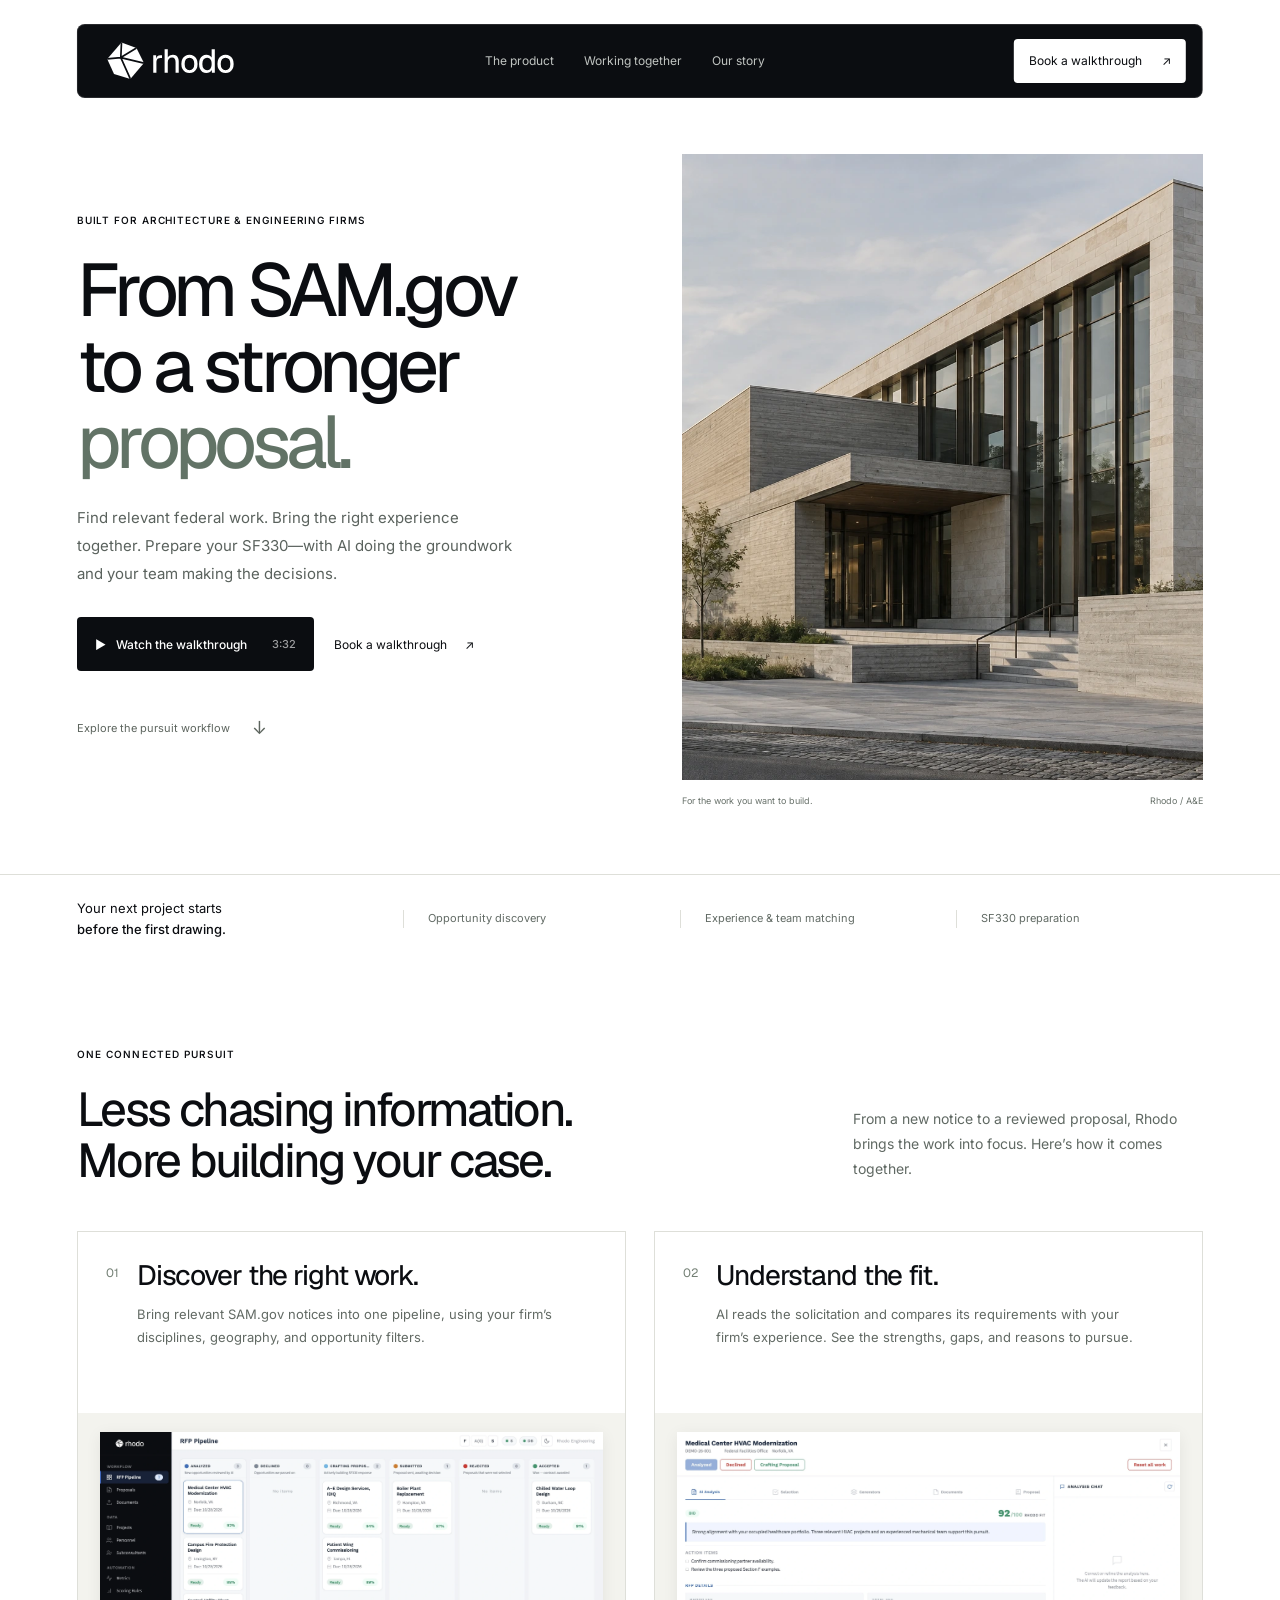
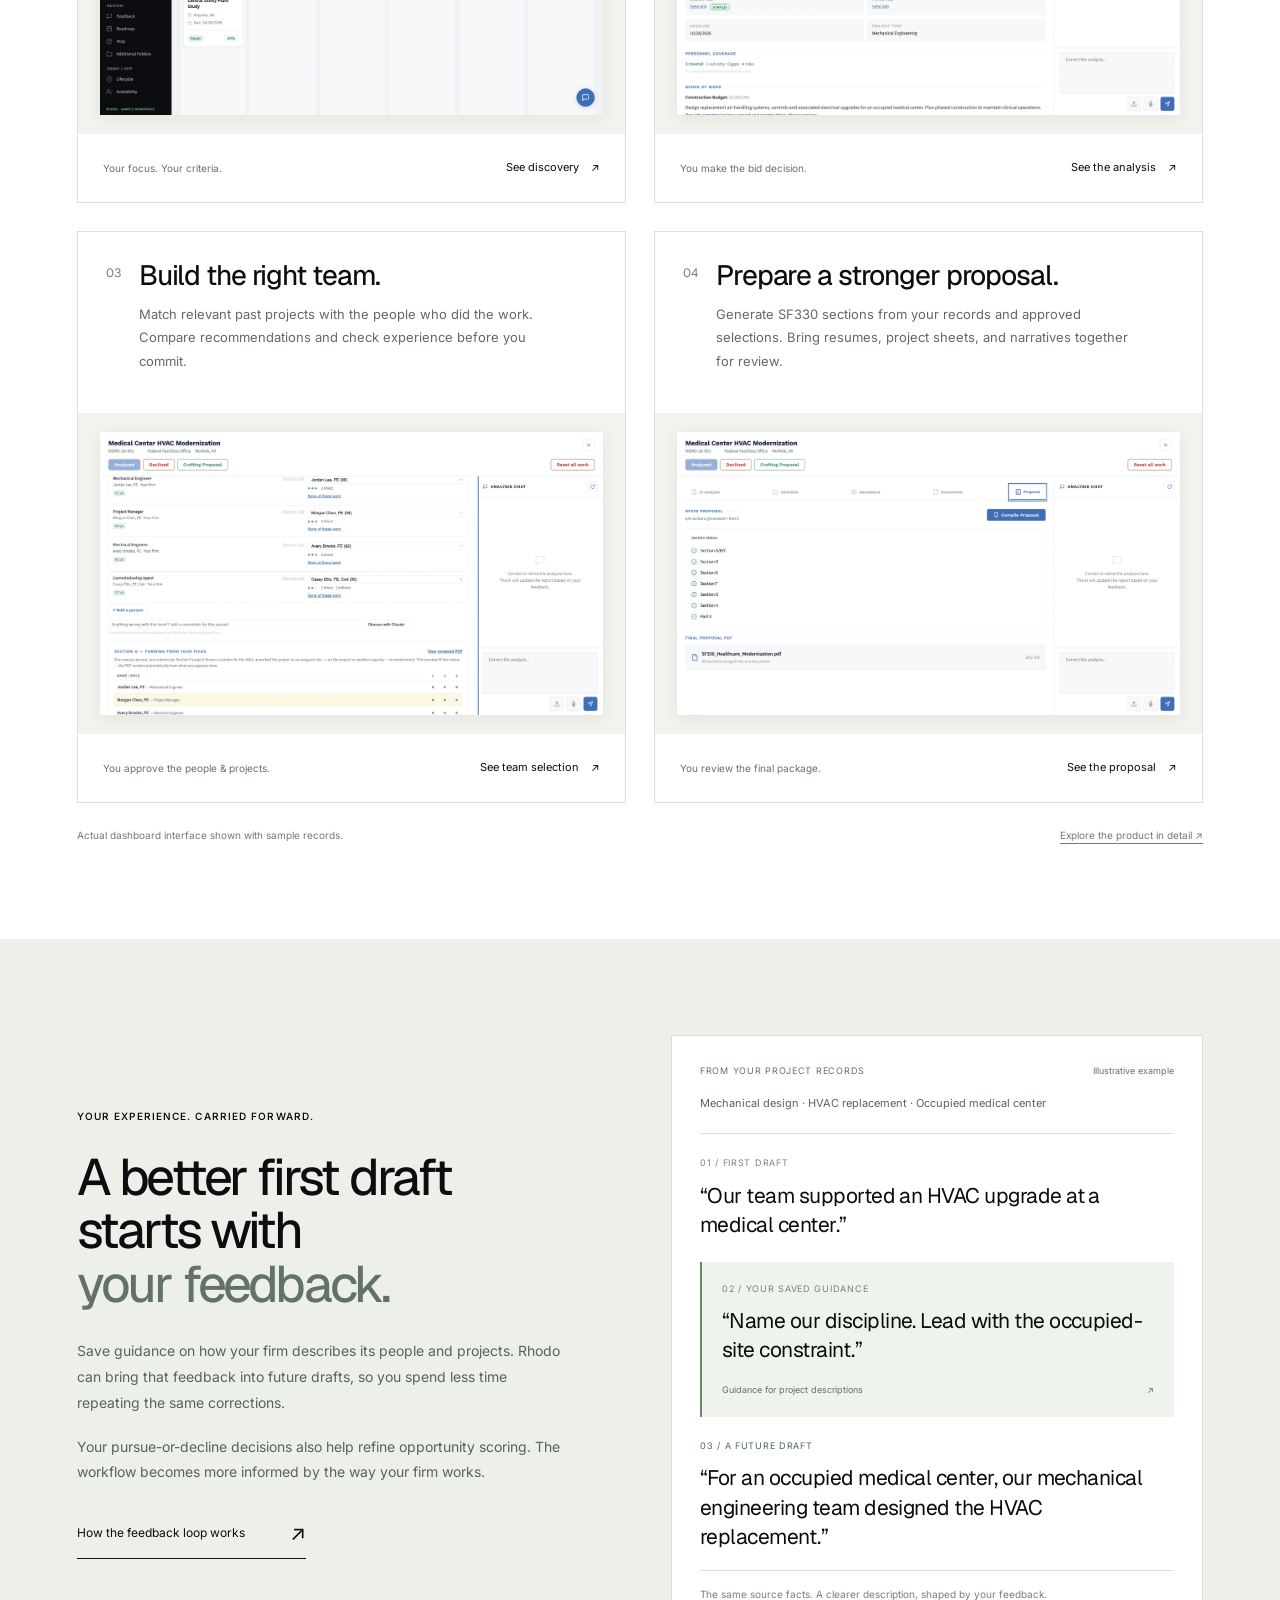
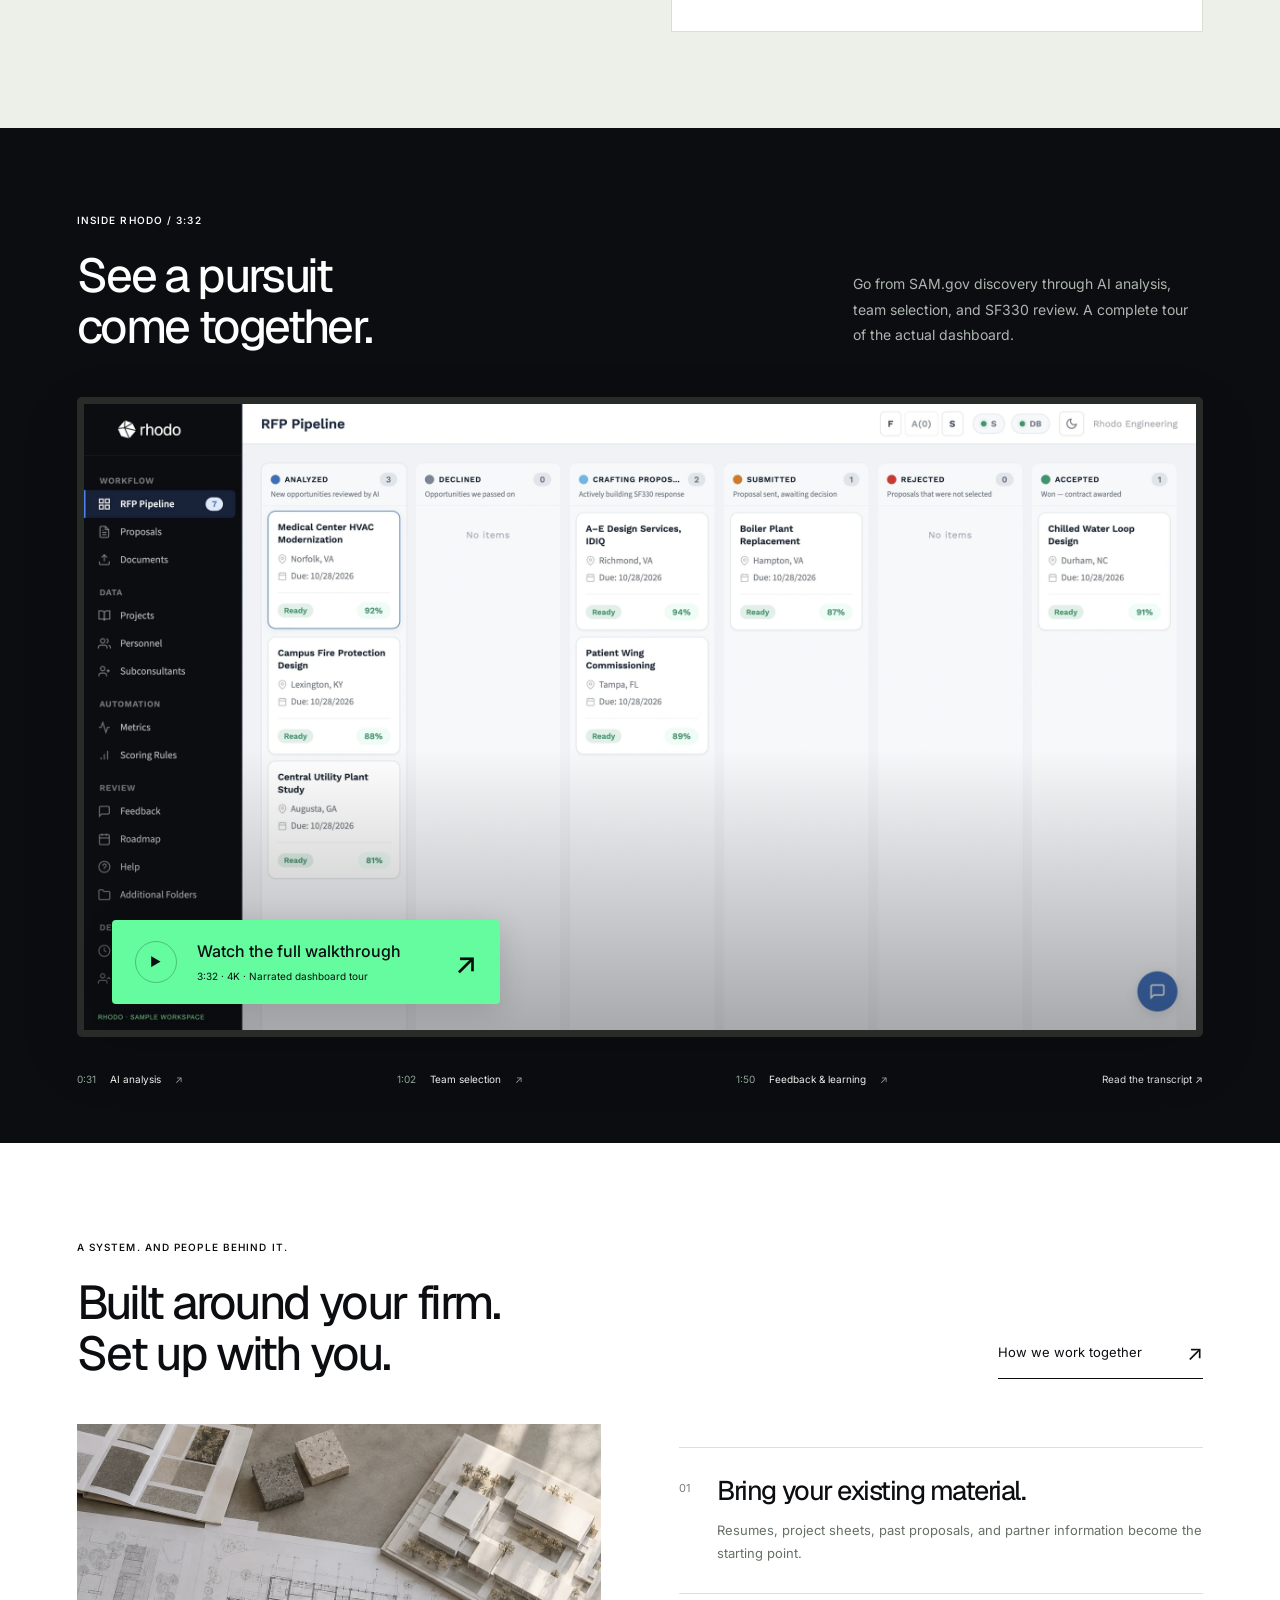
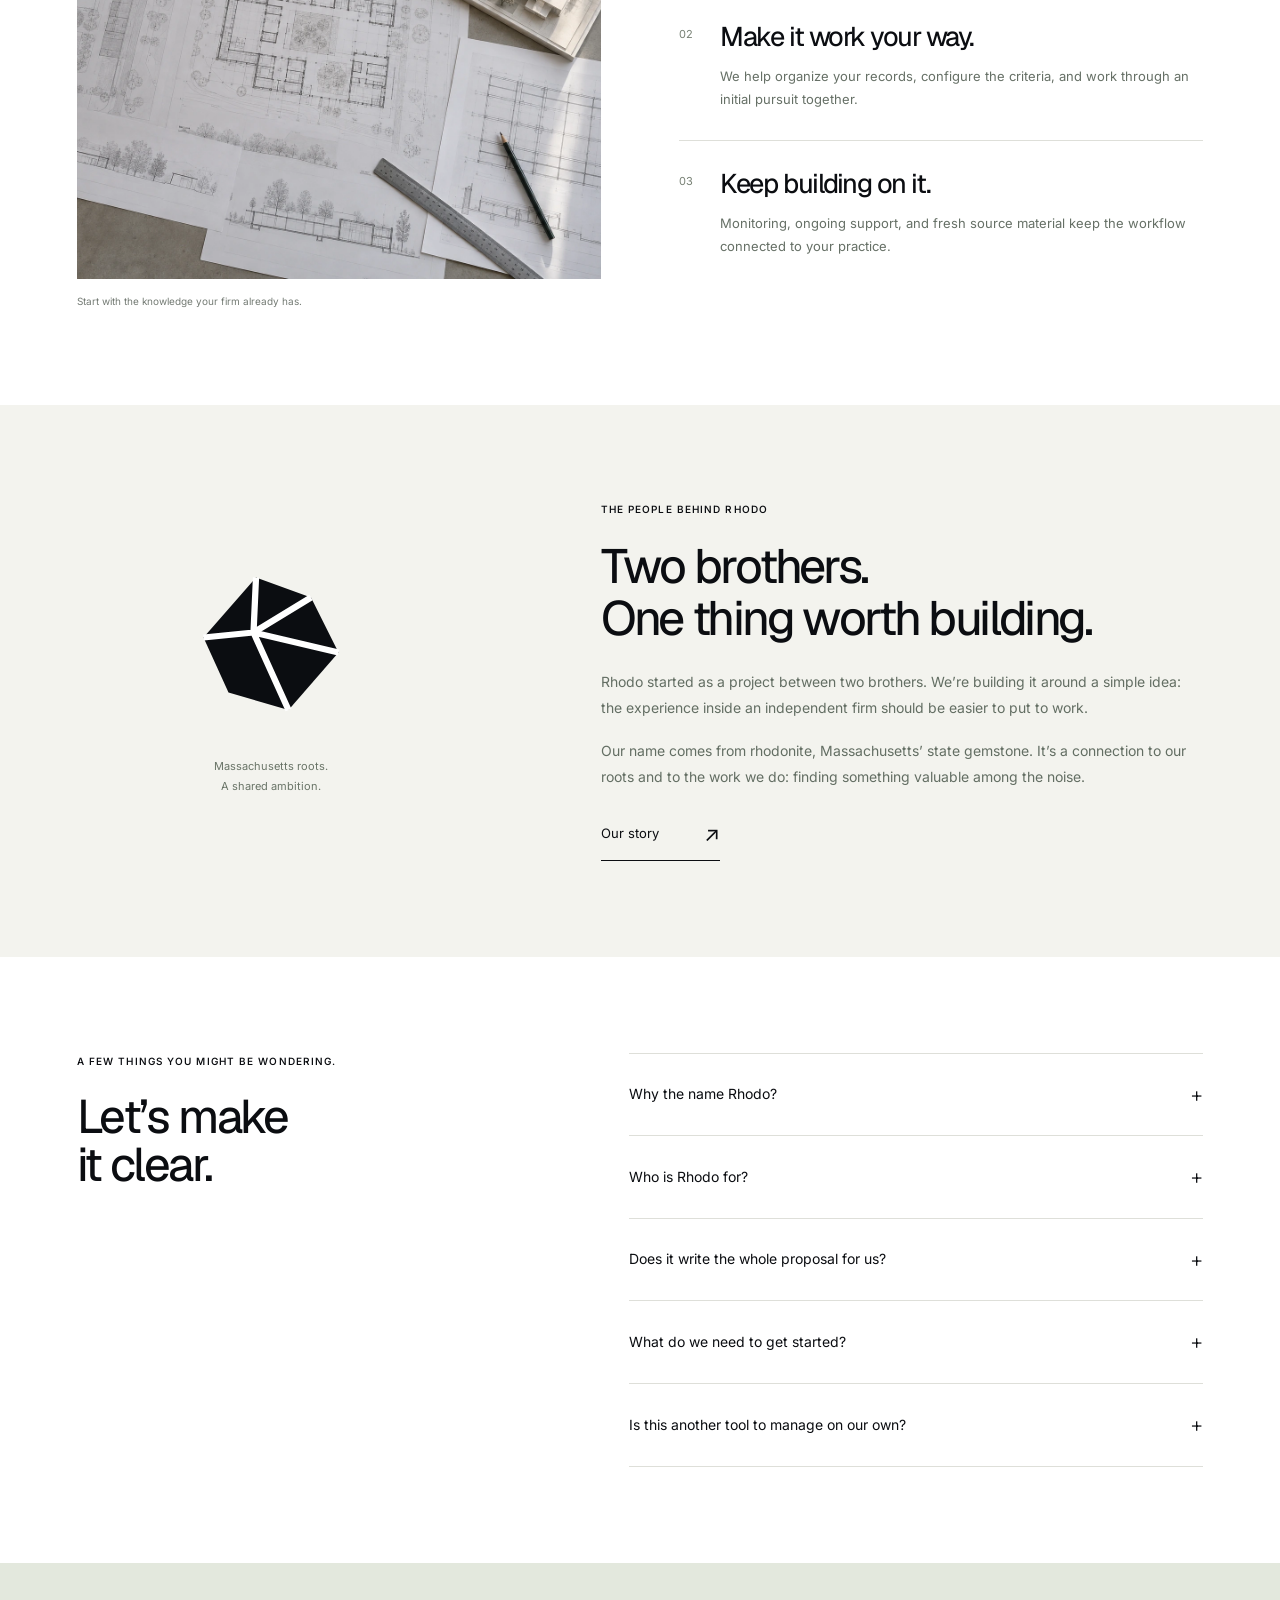
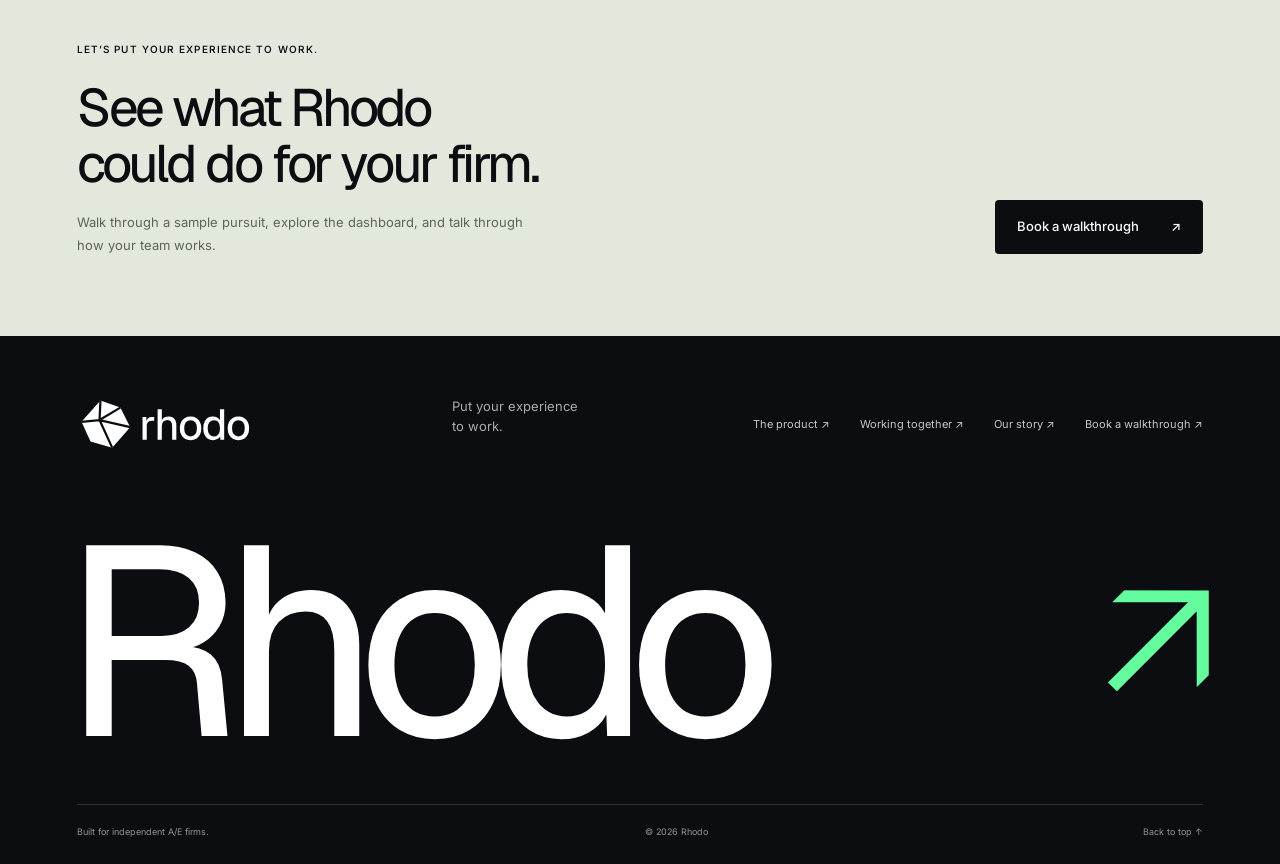
<file: index.html>
<!doctype html>
<html lang="en">
  <head>
    <meta charset="utf-8" />
    <meta name="viewport" content="width=device-width,initial-scale=1" />
    <title>From SAM.gov to a stronger proposal — Rhodo</title>
    <meta
      name="description"
      content="AI-assisted federal pursuits for architecture and engineering firms. Discover relevant SAM.gov opportunities, match your experience, and prepare stronger SF330 proposals."
    />
    <meta name="theme-color" content="#0b0d11" />
    <meta
      property="og:title"
      content="From SAM.gov to a stronger proposal — Rhodo"
    />
    <meta
      property="og:description"
      content="AI-assisted federal pursuits for architecture and engineering firms. Discover relevant SAM.gov opportunities, match your experience, and prepare stronger SF330 proposals."
    />
    <meta property="og:type" content="website" />
    <link rel="icon" href="assets/favicon.svg" type="image/svg+xml" />
    <link rel="stylesheet" href="styles.css?v=14" />
    <link rel="stylesheet" href="materials.css?v=14" />
    <link
      rel="preload"
      href="assets/fonts/geist.ttf"
      as="font"
      type="font/ttf"
      crossorigin
    />
    <script src="app.js?v=14" defer></script>
  </head>
  <body>
    <a class="skip-link" href="#main">Skip to content</a>
    <header class="site-header">
      <a class="brand" href="index.html" aria-label="Rhodo home"
        ><img
          src="assets/rhodo-logo-light.svg"
          width="148"
          height="33"
          alt="Rhodo"
      /></a>
      <nav class="desktop-nav" aria-label="Main navigation">
        <a href="system.html">The product</a
        ><a href="pricing.html">Working together</a>
        <a href="brand-directions.html">Our story</a>
      </nav>
      <a class="nav-cta" href="contact.html"
        >Book a walkthrough <span aria-hidden="true">↗</span></a
      ><button
        class="menu-toggle"
        aria-label="Open menu"
        aria-controls="mobile-menu"
        aria-expanded="false"
      >
        Menu <span>+</span>
      </button>
      <nav id="mobile-menu" aria-label="Mobile navigation" hidden>
        <a href="system.html">The product</a
        ><a href="pricing.html">Working together</a
        ><a href="brand-directions.html">Our story</a
        ><a href="contact.html">Book a walkthrough ↗</a>
      </nav>
    </header>
    <main id="main">
      <section class="architecture-hero section">
        <div class="architecture-hero-copy">
          <p class="eyebrow">Built for architecture &amp; engineering firms</p>
          <h1>From SAM.gov<br />to a stronger<br /><em>proposal.</em></h1>
          <p class="hero-description">
            Find relevant federal work. Bring the right experience together.
            Prepare your SF330—with AI doing the groundwork and your team making
            the decisions.
          </p>
          <div class="hero-actions">
            <button class="button black" data-trailer>
              <span class="play-glyph" aria-hidden="true">▶</span> Watch the
              walkthrough <span class="button-time">3:32</span>
            </button>
            <a class="hero-text-link" href="contact.html"
              >Book a walkthrough <span aria-hidden="true">↗</span></a
            >
          </div>
          <a class="hero-workflow-link" href="#workflow"
            >Explore the pursuit workflow <span aria-hidden="true">↓</span></a
          >
        </div>
        <figure class="architecture-hero-visual">
          <img
            src="assets/architecture-hero.webp"
            width="1536"
            height="1024"
            alt="Stone, glass, and carefully expressed structure in a contemporary civic building"
            fetchpriority="high"
          />
          <figcaption>
            <span>For the work you want to build.</span
            ><span>Rhodo / A&amp;E</span>
          </figcaption>
        </figure>
      </section>
      <section
        class="practice-line section"
        aria-label="Your pursuit, connected"
      >
        <p>
          Your next project starts<br /><strong
            >before the first drawing.</strong
          >
        </p>
        <span>Opportunity discovery</span
        ><span>Experience &amp; team matching</span
        ><span>SF330 preparation</span>
      </section>
      <section class="section pursuit-section" id="workflow">
        <div class="section-head">
          <div>
            <p class="eyebrow">One connected pursuit</p>
            <h2>Less chasing information.<br />More building your case.</h2>
          </div>
          <p>
            From a new notice to a reviewed proposal, Rhodo brings the work into
            focus. Here’s how it comes together.
          </p>
        </div>
        <div class="pursuit-grid">
          <article class="pursuit-card">
            <div class="pursuit-card-copy">
              <span class="pursuit-number">01</span>
              <div>
                <h3>Discover the right work.</h3>
                <p>
                  Bring relevant SAM.gov notices into one pipeline, using your
                  firm’s disciplines, geography, and opportunity filters.
                </p>
              </div>
            </div>
            <div class="pursuit-image">
              <img
                src="assets/demo-poster.webp?v=8"
                width="2400"
                height="1350"
                alt="Rhodo pipeline organizes opportunities by pursuit status"
                loading="lazy"
              />
            </div>
            <div class="pursuit-card-foot">
              <span>Your focus. Your criteria.</span
              ><button
                data-trailer
                data-start="17.743"
                aria-label="Watch opportunity discovery in the demo"
              >
                See discovery <span aria-hidden="true">↗</span>
              </button>
            </div>
          </article>
          <article class="pursuit-card">
            <div class="pursuit-card-copy">
              <span class="pursuit-number">02</span>
              <div>
                <h3>Understand the fit.</h3>
                <p>
                  AI reads the solicitation and compares its requirements with
                  your firm’s experience. See the strengths, gaps, and reasons
                  to pursue.
                </p>
              </div>
            </div>
            <div class="pursuit-image">
              <img
                src="assets/demo-analysis.webp?v=8"
                width="2400"
                height="1350"
                alt="AI fit analysis with a bid recommendation, scope, strengths, and gaps"
                loading="lazy"
              />
            </div>
            <div class="pursuit-card-foot">
              <span>You make the bid decision.</span
              ><button
                data-trailer
                data-start="31.199"
                aria-label="Watch AI fit analysis in the demo"
              >
                See the analysis <span aria-hidden="true">↗</span>
              </button>
            </div>
          </article>
          <article class="pursuit-card">
            <div class="pursuit-card-copy">
              <span class="pursuit-number">03</span>
              <div>
                <h3>Build the right team.</h3>
                <p>
                  Match relevant past projects with the people who did the work.
                  Compare recommendations and check experience before you
                  commit.
                </p>
              </div>
            </div>
            <div class="pursuit-image">
              <img
                src="assets/demo-team.webp?v=8"
                width="2400"
                height="1350"
                alt="Recommended personnel and project experience for a pursuit team"
                loading="lazy"
              />
            </div>
            <div class="pursuit-card-foot">
              <span>You approve the people &amp; projects.</span
              ><button
                data-trailer
                data-start="62.686"
                aria-label="Watch team selection in the demo"
              >
                See team selection <span aria-hidden="true">↗</span>
              </button>
            </div>
          </article>
          <article class="pursuit-card">
            <div class="pursuit-card-copy">
              <span class="pursuit-number">04</span>
              <div>
                <h3>Prepare a stronger proposal.</h3>
                <p>
                  Generate SF330 sections from your records and approved
                  selections. Bring resumes, project sheets, and narratives
                  together for review.
                </p>
              </div>
            </div>
            <div class="pursuit-image">
              <img
                src="assets/demo-proposal.webp?v=8"
                width="2400"
                height="1350"
                alt="Rhodo assembles SF330 sections into a proposal package for review"
                loading="lazy"
              />
            </div>
            <div class="pursuit-card-foot">
              <span>You review the final package.</span
              ><button
                data-trailer
                data-start="98.891"
                aria-label="Watch SF330 preparation in the demo"
              >
                See the proposal <span aria-hidden="true">↗</span>
              </button>
            </div>
          </article>
        </div>
        <p class="sample-caption">
          Actual dashboard interface shown with sample records.
          <a href="system.html">Explore the product in detail ↗</a>
        </p>
      </section>
      <section class="learning-section" id="learning">
        <div class="section learning-grid">
          <div class="learning-copy">
            <p class="eyebrow">Your experience. Carried forward.</p>
            <h2>
              A better first draft<br />starts with<br /><em>your feedback.</em>
            </h2>
            <p>
              Save guidance on how your firm describes its people and projects.
              Rhodo can bring that feedback into future drafts, so you spend
              less time repeating the same corrections.
            </p>
            <p>
              Your pursue-or-decline decisions also help refine opportunity
              scoring. The workflow becomes more informed by the way your firm
              works.
            </p>
            <a class="text-link" href="system.html#learning-detail"
              >How the feedback loop works <span aria-hidden="true">↗</span></a
            >
          </div>
          <div class="learning-example">
            <div class="example-heading">
              <span>From your project records</span
              ><span>Illustrative example</span>
            </div>
            <p class="example-source">
              Mechanical design · HVAC replacement · Occupied medical center
            </p>
            <div class="example-stage">
              <span class="example-label">01 / First draft</span>
              <p>“Our team supported an HVAC upgrade at a medical center.”</p>
            </div>
            <div class="example-stage example-guidance">
              <span class="example-label">02 / Your saved guidance</span>
              <p>
                “Name our discipline. Lead with the occupied-site constraint.”
              </p>
              <span class="saved-label"
                >Guidance for project descriptions
                <span aria-hidden="true">↗</span></span
              >
            </div>
            <div class="example-stage example-result">
              <span class="example-label">03 / A future draft</span>
              <p>
                “For an occupied medical center, our mechanical engineering team
                designed the HVAC replacement.”
              </p>
            </div>
            <p class="example-note">
              The same source facts. A clearer description, shaped by your
              feedback.
            </p>
          </div>
        </div>
      </section>
      <section class="film-section" id="film">
        <div class="section film-inner">
          <div class="section-head">
            <div>
              <p class="eyebrow">Inside Rhodo / 3:32</p>
              <h2>See a pursuit<br />come together.</h2>
            </div>
            <p>
              Go from SAM.gov discovery through AI analysis, team selection, and
              SF330 review. A complete tour of the actual dashboard.
            </p>
          </div>
          <button
            class="demo-screen"
            data-trailer
            aria-label="Play the full product walkthrough"
          >
            <img
              src="assets/demo-poster.webp?v=8"
              width="2400"
              height="1350"
              alt="Rhodo dashboard showing the opportunity pipeline"
              loading="lazy"
            /><span class="demo-play"
              ><span class="play-glyph" aria-hidden="true">▶</span
              ><span
                >Watch the full walkthrough<small
                  >3:32 · 4K · Narrated dashboard tour</small
                ></span
              ><span class="demo-arrow" aria-hidden="true">↗</span></span
            >
          </button>
          <div class="film-shortcuts" aria-label="Start with a feature">
            <button data-trailer data-start="31.199">
              0:31 <span>AI analysis</span> ↗</button
            ><button data-trailer data-start="62.686">
              1:02 <span>Team selection</span> ↗</button
            ><button data-trailer data-start="110.193">
              1:50 <span>Feedback &amp; learning</span> ↗</button
            ><a href="demo-transcript.html">Read the transcript ↗</a>
          </div>
        </div>
      </section>
      <section class="section working-home">
        <div class="section-head">
          <div>
            <p class="eyebrow">A system. And people behind it.</p>
            <h2>Built around your firm.<br />Set up with you.</h2>
          </div>
          <a class="text-link" href="pricing.html"
            >How we work together <span aria-hidden="true">↗</span></a
          >
        </div>
        <div class="working-home-grid">
          <figure>
            <img
              src="assets/architecture-studio.webp"
              width="1536"
              height="1024"
              alt="Architectural plans and a working building model on a studio desk"
              loading="lazy"
            />
            <figcaption>
              Start with the knowledge your firm already has.
            </figcaption>
          </figure>
          <div class="onboarding-list">
            <article>
              <span>01</span>
              <div>
                <h3>Bring your existing material.</h3>
                <p>
                  Resumes, project sheets, past proposals, and partner
                  information become the starting point.
                </p>
              </div>
            </article>
            <article>
              <span>02</span>
              <div>
                <h3>Make it work your way.</h3>
                <p>
                  We help organize your records, configure the criteria, and
                  work through an initial pursuit together.
                </p>
              </div>
            </article>
            <article>
              <span>03</span>
              <div>
                <h3>Keep building on it.</h3>
                <p>
                  Monitoring, ongoing support, and fresh source material keep
                  the workflow connected to your practice.
                </p>
              </div>
            </article>
          </div>
        </div>
      </section>
      <section class="founder-section section" id="founders">
        <div class="founder-mark">
          <img
            src="assets/rhodo-mark.svg"
            width="150"
            height="150"
            alt="Rhodo’s faceted gemstone symbol"
          /><span>Massachusetts roots.<br />A shared ambition.</span>
        </div>
        <div class="founder-copy">
          <p class="eyebrow">The people behind Rhodo</p>
          <h2>Two brothers.<br />One thing worth building.</h2>
          <p>
            Rhodo started as a project between two brothers. We’re building it
            around a simple idea: the experience inside an independent firm
            should be easier to put to work.
          </p>
          <p>
            Our name comes from rhodonite, Massachusetts’ state gemstone. It’s a
            connection to our roots and to the work we do: finding something
            valuable among the noise.
          </p>
          <a class="text-link" href="brand-directions.html"
            >Our story <span aria-hidden="true">↗</span></a
          >
        </div>
      </section>
      <section class="section faq">
        <div>
          <p class="eyebrow">A few things you might be wondering.</p>
          <h2>Let’s make <br />it clear.</h2>
        </div>
        <div class="faq-list">
          <details>
            <summary>Why the name Rhodo?<span>+</span></summary>
            <p>
              Rhodo comes from rhodonite, Massachusetts’ state gemstone—a
              connection to our roots and the idea of finding something valuable
              among the noise. We bring that same focus to federal
              opportunities: surfacing the ones worth pursuing.
              <a href="brand-directions.html">The story behind Rhodo ↗</a>
            </p>
          </details>
          <details>
            <summary>Who is Rhodo for?<span>+</span></summary>
            <p>
              Small and independent architecture and engineering firms pursuing
              federal work, especially teams preparing SF330 qualifications. It
              is configured around one firm’s experience, disciplines, and
              pursuit process.
            </p>
          </details>
          <details>
            <summary>
              Does it write the whole proposal for us?<span>+</span>
            </summary>
            <p>
              It prepares SF330 sections from your firm’s records and the
              solicitation. Your team confirms the scope, approves projects and
              personnel, checks missing information, and reviews the package
              before submission.
            </p>
          </details>
          <details>
            <summary>What do we need to get started?<span>+</span></summary>
            <p>
              Your existing resumes, project sheets, past proposals, and partner
              information. We work with you to organize the source material and
              configure the system around your firm.
            </p>
          </details>
          <details>
            <summary>
              Is this another tool to manage on our own?<span>+</span>
            </summary>
            <p>
              Rhodo is set up and supported with your firm. We help organize the
              source material, configure your pursuit criteria, and agree the
              scope of ongoing monitoring and support.
            </p>
          </details>
        </div>
      </section>

      <section class="closing">
        <div>
          <p class="eyebrow">Let’s put your experience to work.</p>
          <h2>See what Rhodo<br />could do for your firm.</h2>
          <p>
            Walk through a sample pursuit, explore the dashboard, and talk
            through how your team works.
          </p>
        </div>
        <a class="button black" href="contact.html"
          >Book a walkthrough <span aria-hidden="true">↗</span></a
        >
      </section>
    </main>
    <footer class="footer">
      <div class="footer-top">
        <a href="index.html" aria-label="Rhodo home"
          ><img
            src="assets/rhodo-logo-light.svg"
            alt="Rhodo"
            width="175"
            height="39"
        /></a>
        <p>Put your experience<br />to work.</p>
        <nav aria-label="Footer navigation">
          <a href="system.html">The product ↗</a
          ><a href="pricing.html">Working together ↗</a
          ><a href="brand-directions.html">Our story ↗</a
          ><a href="contact.html">Book a walkthrough ↗</a>
        </nav>
      </div>
      <div class="footer-word" aria-hidden="true">Rhodo<span>↗</span></div>
      <div class="footer-bottom">
        <span>Built for independent A/E firms.</span><span>© 2026 Rhodo</span
        ><a href="index.html#main">Back to top ↑</a>
      </div>
    </footer>
    <dialog id="trailer-dialog" aria-labelledby="film-title">
      <div class="dialog-top">
        <div>
          <span class="eyebrow">Inside the product</span>
          <h2 id="film-title">One pursuit, from start to finish.</h2>
        </div>
        <button class="dialog-close" aria-label="Close demo">✕</button>
      </div>
      <video
        id="full-video"
        controls
        playsinline
        preload="none"
        poster="assets/demo-poster.webp?v=8"
      >
        <source src="assets/rhodo-demo.mp4?v=12" type="video/mp4" />
        <track
          kind="captions"
          src="assets/demo.vtt?v=12"
          srclang="en"
          label="English"
        />
        Your browser does not support video.
        <a href="assets/rhodo-demo.mp4?v=12">Download the demo</a>.
      </video>
      <div class="chapters" aria-label="Demo chapters">
        <button data-time="0.0">0:00 SAM.gov</button>
        <button data-time="17.743">0:17 Pipeline</button>
        <button data-time="31.199">0:31 AI fit analysis</button>
        <button data-time="52.151">0:52 Projects</button>
        <button data-time="62.686">1:02 Team</button>
        <button data-time="73.691">1:13 Experience matrix</button>
        <button data-time="83.946">1:23 Generators & documents</button>
        <button data-time="98.891">1:38 SF330 review</button>
        <button data-time="110.193">1:50 Feedback & learning</button>
        <button data-time="145.738">2:25 Firm records</button>
        <button data-time="162.962">2:42 Uploads</button>
        <button data-time="172.844">2:52 Scoring & metrics</button>
        <button data-time="184.482">3:04 Supporting tools</button>
      </div>
      <p class="demo-note">
        Actual dashboard interface, rebranded with sample records. Narrated
        feature walkthrough.
        <a href="demo-transcript.html">Read the transcript ↗</a>
      </p>
    </dialog>
  </body>
</html>
</file>
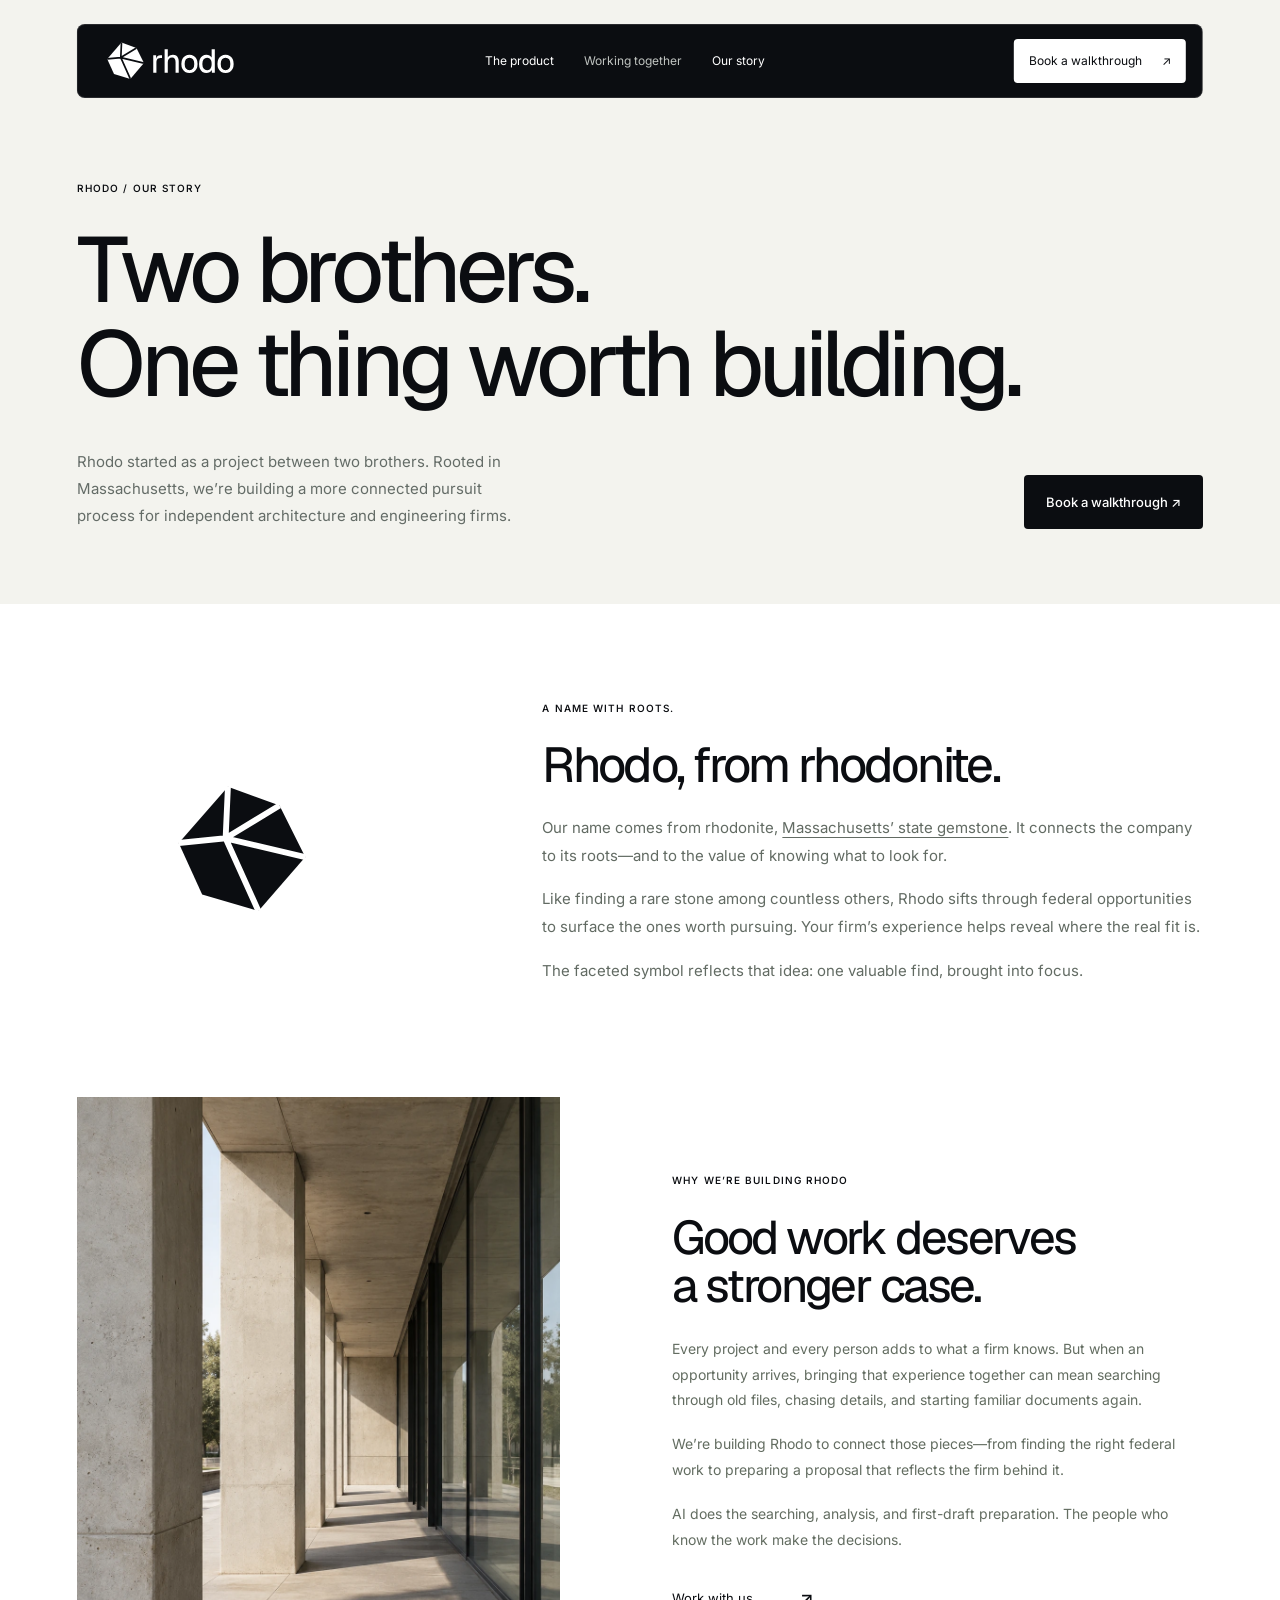
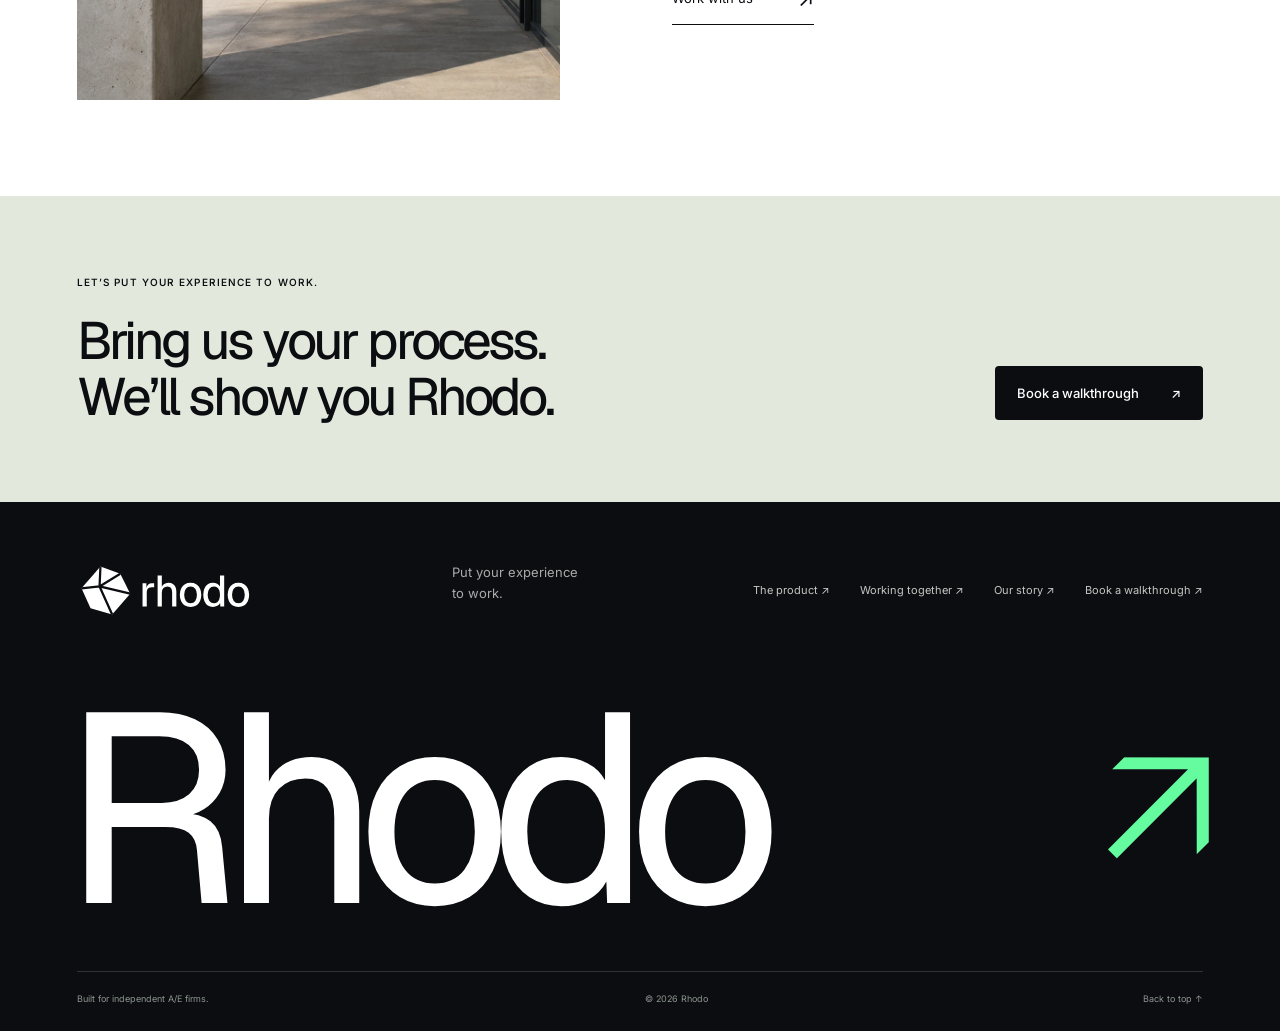
<file: brand-directions.html>
<!doctype html>
<html lang="en">
  <head>
    <meta charset="utf-8" />
    <meta name="viewport" content="width=device-width,initial-scale=1" />
    <title>Our story — Rhodo</title>
    <meta
      name="description"
      content="The story behind Rhodo: Massachusetts roots and finding value among the noise."
    />
    <meta name="theme-color" content="#0b0d11" />
    <meta property="og:title" content="Our story — Rhodo" />
    <meta
      property="og:description"
      content="The story behind Rhodo: Massachusetts roots and finding value among the noise."
    />
    <meta property="og:type" content="website" />
    <link rel="icon" href="assets/favicon.svg" type="image/svg+xml" />
    <link rel="stylesheet" href="styles.css?v=14" />
    <link rel="stylesheet" href="materials.css?v=14" />
    <link
      rel="preload"
      href="assets/fonts/geist.ttf"
      as="font"
      type="font/ttf"
      crossorigin
    />
    <script src="app.js?v=14" defer></script>
  </head>
  <body>
    <a class="skip-link" href="#main">Skip to content</a>
    <header class="site-header">
      <a class="brand" href="index.html" aria-label="Rhodo home"
        ><img
          src="assets/rhodo-logo-light.svg"
          width="148"
          height="33"
          alt="Rhodo"
      /></a>
      <nav class="desktop-nav" aria-label="Main navigation">
        <a href="system.html" aria-current="page">The product</a
        ><a href="pricing.html">Working together</a>
        <a href="brand-directions.html" aria-current="page">Our story</a>
      </nav>
      <a class="nav-cta" href="contact.html"
        >Book a walkthrough <span aria-hidden="true">↗</span></a
      ><button
        class="menu-toggle"
        aria-label="Open menu"
        aria-controls="mobile-menu"
        aria-expanded="false"
      >
        Menu <span>+</span>
      </button>
      <nav id="mobile-menu" aria-label="Mobile navigation" hidden>
        <a href="system.html">The product</a
        ><a href="pricing.html">Working together</a
        ><a href="brand-directions.html">Our story</a
        ><a href="contact.html">Book a walkthrough ↗</a>
      </nav>
    </header>
    <main id="main">
      <section class="page-hero">
        <p class="eyebrow">Rhodo / Our story</p>
        <h1>Two brothers.<br />One thing worth building.</h1>
        <div class="page-intro">
          <p>
            Rhodo started as a project between two brothers. Rooted in
            Massachusetts, we’re building a more connected pursuit process for
            independent architecture and engineering firms.
          </p>
          <a class="button black" href="contact.html">Book a walkthrough ↗</a>
        </div>
      </section>
      <section class="section brand-story">
        <img
          src="assets/rhodo-mark.svg"
          width="150"
          height="150"
          alt="Rhodo’s faceted gemstone symbol"
        />
        <div>
          <p class="eyebrow">A name with roots.</p>
          <h2>Rhodo, from rhodonite.</h2>
          <p>
            Our name comes from rhodonite,
            <a
              href="https://malegislature.gov/Laws/GeneralLaws/PartI/TitleI/Chapter2/Section15"
              >Massachusetts’ state gemstone</a
            >. It connects the company to its roots—and to the value of knowing
            what to look for.
          </p>
          <p>
            Like finding a rare stone among countless others, Rhodo sifts
            through federal opportunities to surface the ones worth pursuing.
            Your firm’s experience helps reveal where the real fit is.
          </p>
          <p>
            The faceted symbol reflects that idea: one valuable find, brought
            into focus.
          </p>
        </div>
      </section>
      <section class="story-purpose section">
        <figure>
          <img
            src="assets/architecture-detail.webp"
            width="1024"
            height="1536"
            alt="Structural concrete and glass details in a contemporary building"
            loading="lazy"
          />
        </figure>
        <div>
          <p class="eyebrow">Why we’re building Rhodo</p>
          <h2>Good work deserves<br />a stronger case.</h2>
          <p>
            Every project and every person adds to what a firm knows. But when
            an opportunity arrives, bringing that experience together can mean
            searching through old files, chasing details, and starting familiar
            documents again.
          </p>
          <p>
            We’re building Rhodo to connect those pieces—from finding the right
            federal work to preparing a proposal that reflects the firm behind
            it.
          </p>
          <p>
            AI does the searching, analysis, and first-draft preparation. The
            people who know the work make the decisions.
          </p>
          <a class="text-link" href="pricing.html"
            >Work with us <span aria-hidden="true">↗</span></a
          >
        </div>
      </section>
      <section class="closing">
        <div>
          <p class="eyebrow">Let’s put your experience to work.</p>
          <h2>Bring us your process.<br />We’ll show you Rhodo.</h2>
        </div>
        <a class="button black" href="contact.html"
          >Book a walkthrough <span aria-hidden="true">↗</span></a
        >
      </section>
    </main>
    <footer class="footer">
      <div class="footer-top">
        <a href="index.html" aria-label="Rhodo home"
          ><img
            src="assets/rhodo-logo-light.svg"
            alt="Rhodo"
            width="175"
            height="39"
        /></a>
        <p>Put your experience<br />to work.</p>
        <nav aria-label="Footer navigation">
          <a href="system.html">The product ↗</a
          ><a href="pricing.html">Working together ↗</a
          ><a href="brand-directions.html">Our story ↗</a
          ><a href="contact.html">Book a walkthrough ↗</a>
        </nav>
      </div>
      <div class="footer-word" aria-hidden="true">Rhodo<span>↗</span></div>
      <div class="footer-bottom">
        <span>Built for independent A/E firms.</span><span>© 2026 Rhodo</span
        ><a href="index.html#main">Back to top ↑</a>
      </div>
    </footer>
  </body>
</html>
</file>
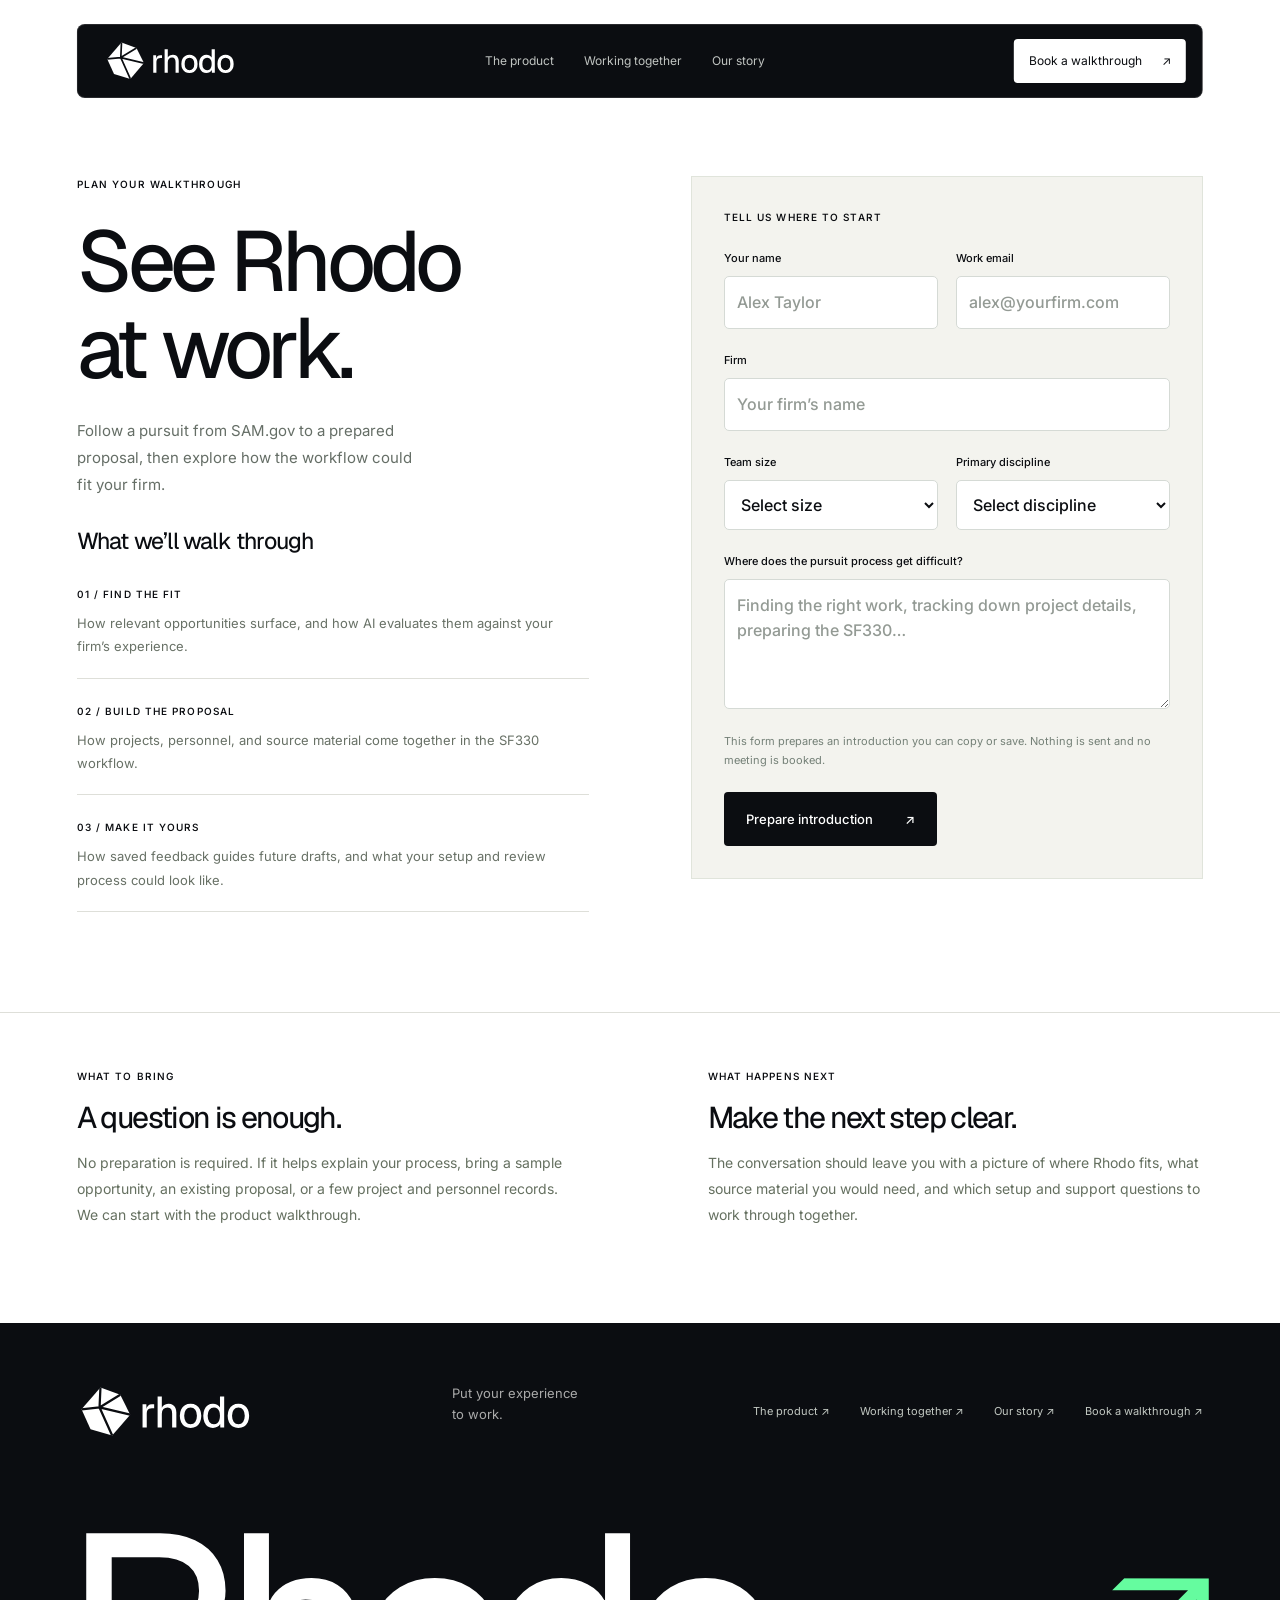
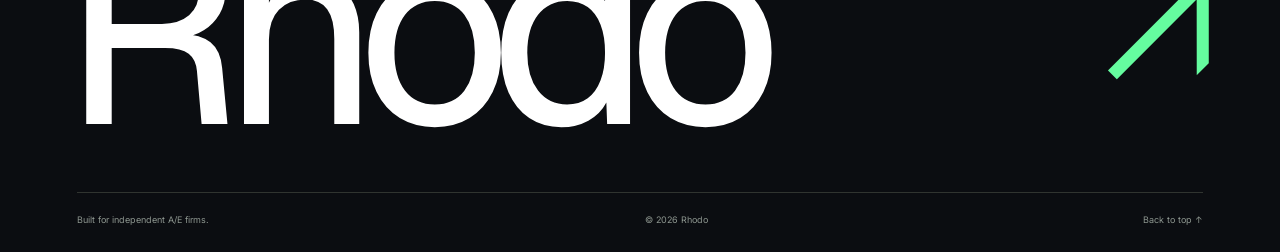
<file: contact.html>
<!doctype html>
<html lang="en">
  <head>
    <meta charset="utf-8" />
    <meta name="viewport" content="width=device-width,initial-scale=1" />
    <title>Book a walkthrough — Rhodo</title>
    <meta
      name="description"
      content="Explore SAM.gov discovery, AI analysis, team selection, and SF330 preparation in a Rhodo walkthrough."
    />
    <meta name="theme-color" content="#0b0d11" />
    <meta property="og:title" content="Book a walkthrough — Rhodo" />
    <meta
      property="og:description"
      content="Explore SAM.gov discovery, AI analysis, team selection, and SF330 preparation in a Rhodo walkthrough."
    />
    <meta property="og:type" content="website" />
    <link rel="icon" href="assets/favicon.svg" type="image/svg+xml" />
    <link rel="stylesheet" href="styles.css?v=14" />
    <link rel="stylesheet" href="materials.css?v=14" />
    <link
      rel="preload"
      href="assets/fonts/geist.ttf"
      as="font"
      type="font/ttf"
      crossorigin
    />
    <script src="app.js?v=14" defer></script>
  </head>
  <body>
    <a class="skip-link" href="#main">Skip to content</a>
    <header class="site-header">
      <a class="brand" href="index.html" aria-label="Rhodo home"
        ><img
          src="assets/rhodo-logo-light.svg"
          width="148"
          height="33"
          alt="Rhodo"
      /></a>
      <nav class="desktop-nav" aria-label="Main navigation">
        <a href="system.html">The product</a
        ><a href="pricing.html">Working together</a>
        <a href="brand-directions.html">Our story</a>
      </nav>
      <a class="nav-cta" href="contact.html"
        >Book a walkthrough <span aria-hidden="true">↗</span></a
      ><button
        class="menu-toggle"
        aria-label="Open menu"
        aria-controls="mobile-menu"
        aria-expanded="false"
      >
        Menu <span>+</span>
      </button>
      <nav id="mobile-menu" aria-label="Mobile navigation" hidden>
        <a href="system.html">The product</a
        ><a href="pricing.html">Working together</a
        ><a href="brand-directions.html">Our story</a
        ><a href="contact.html">Book a walkthrough ↗</a>
      </nav>
    </header>
    <main id="main">
      <section class="contact-layout">
        <div class="contact-intro">
          <p class="eyebrow">Plan your walkthrough</p>
          <h1>See Rhodo<br />at work.</h1>
          <p>
            Follow a pursuit from SAM.gov to a prepared proposal, then explore
            how the workflow could fit your firm.
          </p>
          <div class="contact-agenda">
            <h2>What we’ll walk through</h2>
            <article>
              <span class="eyebrow">01 / Find the fit</span>
              <p>
                How relevant opportunities surface, and how AI evaluates them
                against your firm’s experience.
              </p>
            </article>
            <article>
              <span class="eyebrow">02 / Build the proposal</span>
              <p>
                How projects, personnel, and source material come together in
                the SF330 workflow.
              </p>
            </article>
            <article>
              <span class="eyebrow">03 / Make it yours</span>
              <p>
                How saved feedback guides future drafts, and what your setup and
                review process could look like.
              </p>
            </article>
          </div>
        </div>
        <div class="contact-form">
          <p class="eyebrow">Tell us where to start</p>
          <form id="callform">
            <div class="field-pair">
              <label
                >Your name<input
                  name="name"
                  autocomplete="name"
                  required
                  placeholder="Alex Taylor" /></label
              ><label
                >Work email<input
                  name="email"
                  type="email"
                  autocomplete="email"
                  required
                  placeholder="alex@yourfirm.com"
              /></label>
            </div>
            <label
              >Firm<input
                name="firm"
                autocomplete="organization"
                required
                placeholder="Your firm’s name"
            /></label>
            <div class="field-pair">
              <label
                >Team size<select name="team_size">
                  <option value="">Select size</option>
                  <option>1–10</option>
                  <option>11–25</option>
                  <option>26–50</option>
                  <option>51+</option>
                </select></label
              ><label
                >Primary discipline<select name="discipline">
                  <option value="">Select discipline</option>
                  <option>Architecture</option>
                  <option>Engineering</option>
                  <option>Multidisciplinary</option>
                  <option>Other</option>
                </select></label
              >
            </div>
            <label
              >Where does the pursuit process get difficult?<textarea
                name="workflow"
                rows="4"
                required
                placeholder="Finding the right work, tracking down project details, preparing the SF330…"
              ></textarea>
            </label>
            <p class="delivery-note" id="delivery-note">
              This form prepares an introduction you can copy or save. Nothing
              is sent and no meeting is booked.
            </p>
            <button class="button black" type="submit">
              Prepare introduction <span aria-hidden="true">↗</span>
            </button>
          </form>
          <section
            id="form-result"
            class="form-result"
            hidden
            aria-live="polite"
          >
            <h2>Your introduction is ready.</h2>
            <p id="result-message">
              Nothing has been sent and no meeting is booked. Copy or save your
              introduction below.
            </p>
            <label class="sr-only" for="request-text"
              >Prepared introduction</label
            ><textarea id="request-text" rows="8" readonly></textarea>
            <div class="result-actions">
              <button id="copy-request" class="button black">
                Copy request</button
              ><button id="save-request" class="button outline">
                Save request
              </button>
            </div>
          </section>
        </div>
      </section>
      <section
        class="walkthrough-prep section"
        aria-label="Preparing for a walkthrough"
      >
        <article>
          <p class="eyebrow">What to bring</p>
          <h2>A question is enough.</h2>
          <p>
            No preparation is required. If it helps explain your process, bring
            a sample opportunity, an existing proposal, or a few project and
            personnel records. We can start with the product walkthrough.
          </p>
        </article>
        <article>
          <p class="eyebrow">What happens next</p>
          <h2>Make the next step clear.</h2>
          <p>
            The conversation should leave you with a picture of where Rhodo
            fits, what source material you would need, and which setup and
            support questions to work through together.
          </p>
        </article>
      </section>
    </main>
    <footer class="footer">
      <div class="footer-top">
        <a href="index.html" aria-label="Rhodo home"
          ><img
            src="assets/rhodo-logo-light.svg"
            alt="Rhodo"
            width="175"
            height="39"
        /></a>
        <p>Put your experience<br />to work.</p>
        <nav aria-label="Footer navigation">
          <a href="system.html">The product ↗</a
          ><a href="pricing.html">Working together ↗</a
          ><a href="brand-directions.html">Our story ↗</a
          ><a href="contact.html">Book a walkthrough ↗</a>
        </nav>
      </div>
      <div class="footer-word" aria-hidden="true">Rhodo<span>↗</span></div>
      <div class="footer-bottom">
        <span>Built for independent A/E firms.</span><span>© 2026 Rhodo</span
        ><a href="index.html#main">Back to top ↑</a>
      </div>
    </footer>
  </body>
</html>
</file>
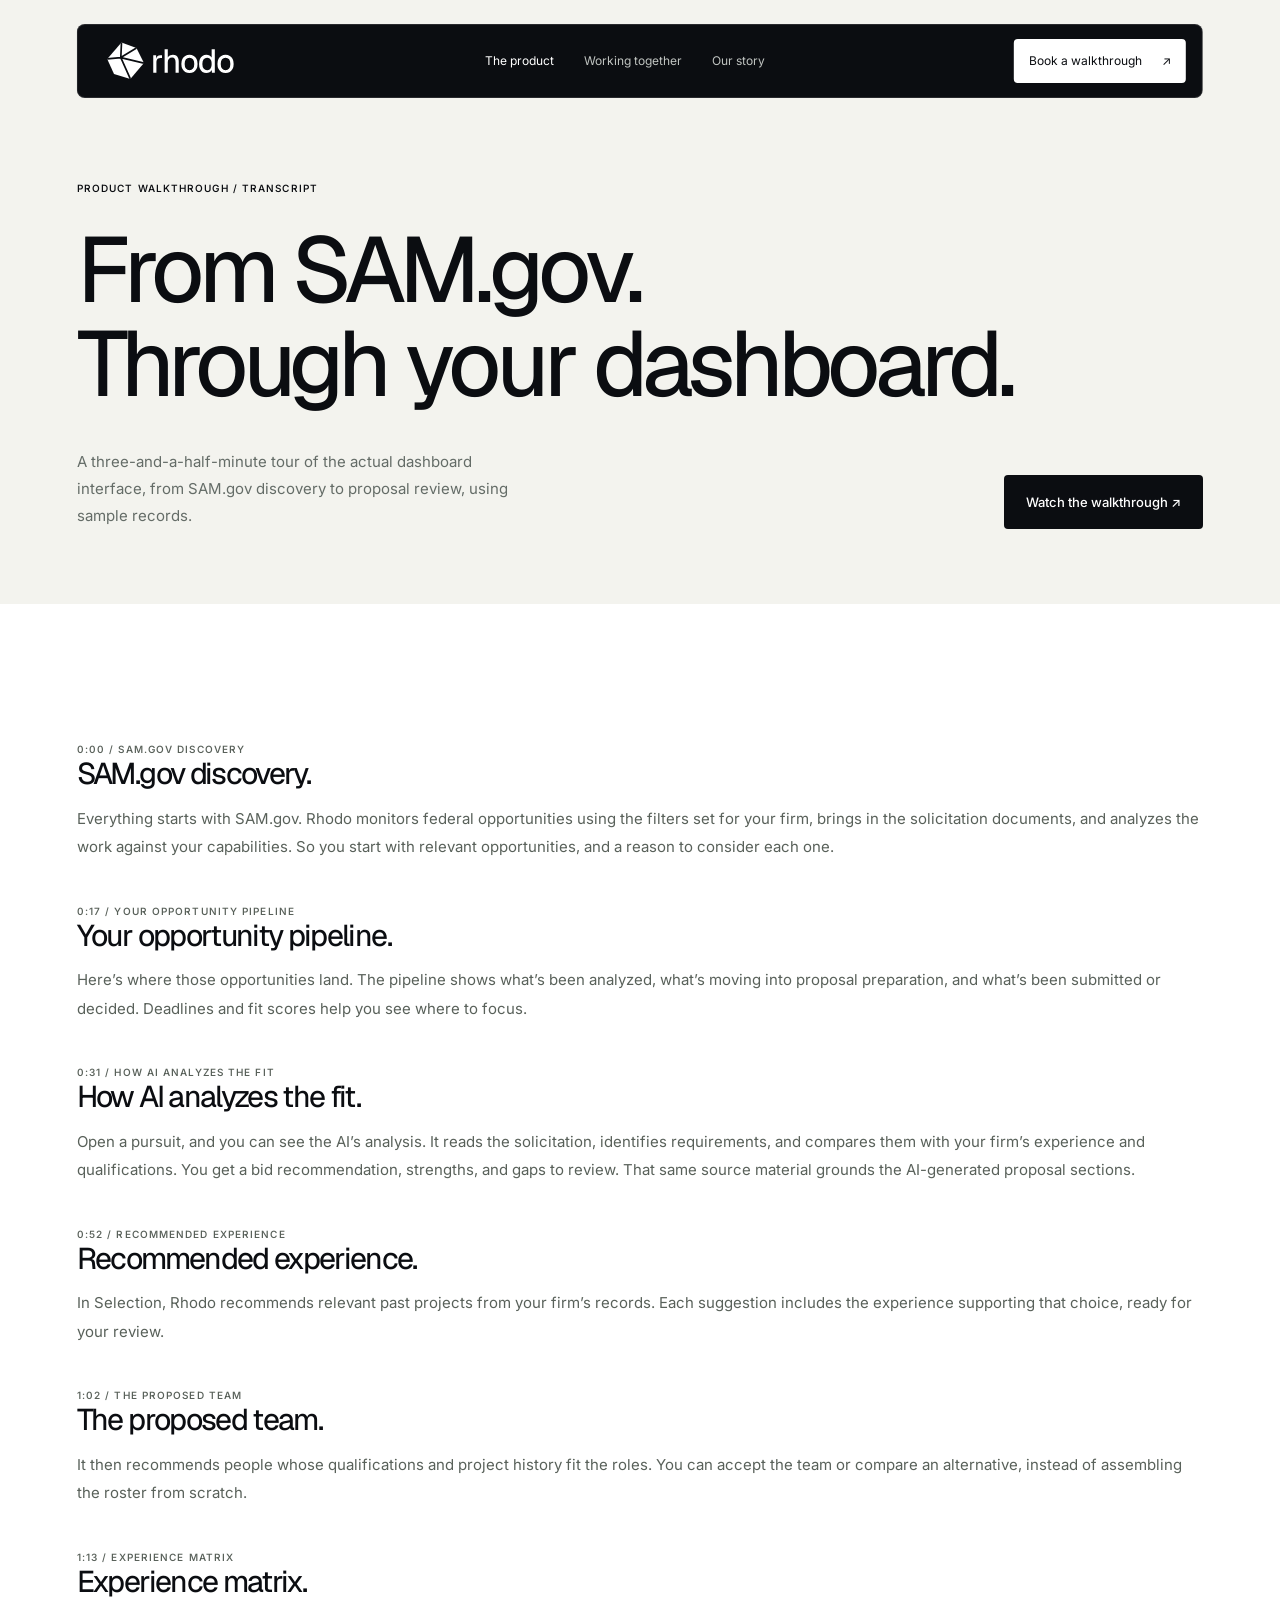
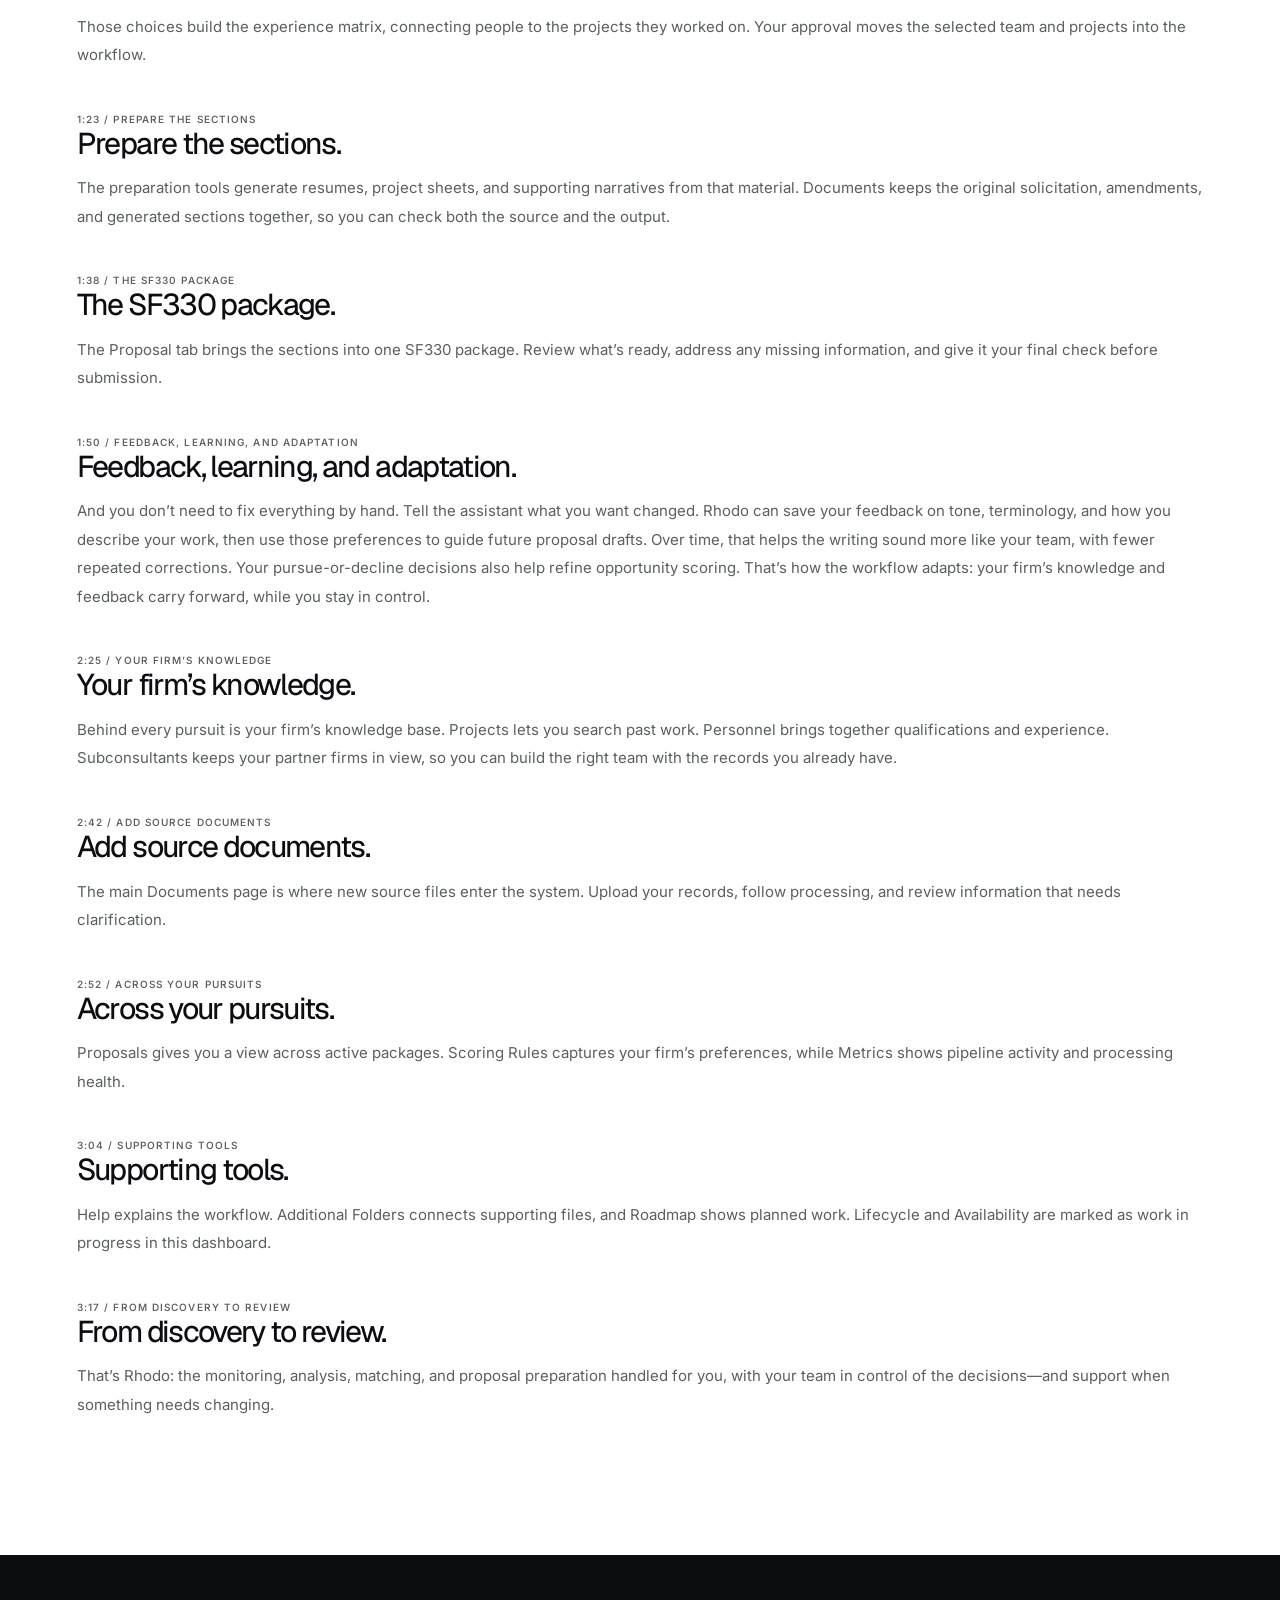
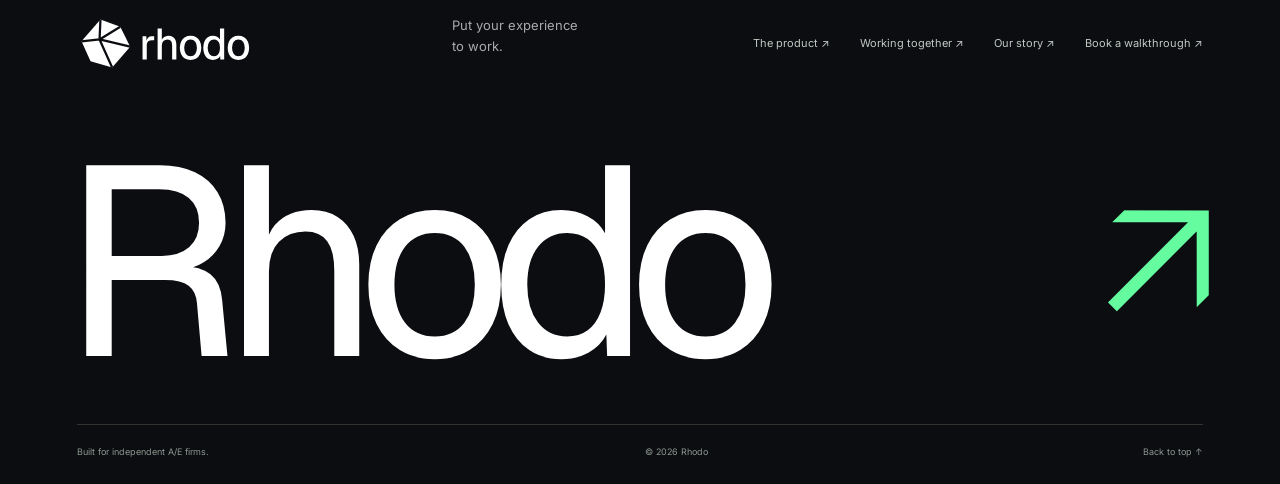
<file: demo-transcript.html>
<!doctype html>
<html lang="en">
  <head>
    <meta charset="utf-8" />
    <meta name="viewport" content="width=device-width,initial-scale=1" />
    <title>Walkthrough transcript — Rhodo</title>
    <meta
      name="description"
      content="See the Rhodo workflow from SAM.gov discovery to SF330 review."
    />
    <meta name="theme-color" content="#0b0d11" />
    <meta property="og:title" content="Walkthrough transcript — Rhodo" />
    <meta
      property="og:description"
      content="See the Rhodo workflow from SAM.gov discovery to SF330 review."
    />
    <meta property="og:type" content="website" />
    <link rel="icon" href="assets/favicon.svg" type="image/svg+xml" />
    <link rel="stylesheet" href="styles.css?v=14" />
    <link rel="stylesheet" href="materials.css?v=14" />
    <link
      rel="preload"
      href="assets/fonts/geist.ttf"
      as="font"
      type="font/ttf"
      crossorigin
    />
    <script src="app.js?v=14" defer></script>
  </head>
  <body>
    <a class="skip-link" href="#main">Skip to content</a>
    <header class="site-header">
      <a class="brand" href="index.html" aria-label="Rhodo home"
        ><img
          src="assets/rhodo-logo-light.svg"
          width="148"
          height="33"
          alt="Rhodo"
      /></a>
      <nav class="desktop-nav" aria-label="Main navigation">
        <a href="system.html" aria-current="page">The product</a
        ><a href="pricing.html">Working together</a>
        <a href="brand-directions.html">Our story</a>
      </nav>
      <a class="nav-cta" href="contact.html"
        >Book a walkthrough <span aria-hidden="true">↗</span></a
      ><button
        class="menu-toggle"
        aria-label="Open menu"
        aria-controls="mobile-menu"
        aria-expanded="false"
      >
        Menu <span>+</span>
      </button>
      <nav id="mobile-menu" aria-label="Mobile navigation" hidden>
        <a href="system.html">The product</a
        ><a href="pricing.html">Working together</a
        ><a href="brand-directions.html">Our story</a
        ><a href="contact.html">Book a walkthrough ↗</a>
      </nav>
    </header>
    <main id="main">
      <section class="page-hero">
        <p class="eyebrow">Product walkthrough / Transcript</p>
        <h1>From SAM.gov.<br />Through your dashboard.</h1>
        <div class="page-intro">
          <p>
            A three-and-a-half-minute tour of the actual dashboard interface,
            from SAM.gov discovery to proposal review, using sample records.
          </p>
          <a class="button black" href="index.html#film"
            >Watch the walkthrough ↗</a
          >
        </div>
      </section>
      <section class="section transcript">
        <article>
          <p class="eyebrow">0:00 / SAM.gov discovery</p>
          <h2>SAM.gov discovery.</h2>
          <p>
            Everything starts with SAM.gov. Rhodo monitors federal opportunities
            using the filters set for your firm, brings in the solicitation
            documents, and analyzes the work against your capabilities. So you
            start with relevant opportunities, and a reason to consider each
            one.
          </p>
        </article>
        <article>
          <p class="eyebrow">0:17 / Your opportunity pipeline</p>
          <h2>Your opportunity pipeline.</h2>
          <p>
            Here’s where those opportunities land. The pipeline shows what’s
            been analyzed, what’s moving into proposal preparation, and what’s
            been submitted or decided. Deadlines and fit scores help you see
            where to focus.
          </p>
        </article>
        <article>
          <p class="eyebrow">0:31 / How AI analyzes the fit</p>
          <h2>How AI analyzes the fit.</h2>
          <p>
            Open a pursuit, and you can see the AI’s analysis. It reads the
            solicitation, identifies requirements, and compares them with your
            firm’s experience and qualifications. You get a bid recommendation,
            strengths, and gaps to review. That same source material grounds the
            AI-generated proposal sections.
          </p>
        </article>
        <article>
          <p class="eyebrow">0:52 / Recommended experience</p>
          <h2>Recommended experience.</h2>
          <p>
            In Selection, Rhodo recommends relevant past projects from your
            firm’s records. Each suggestion includes the experience supporting
            that choice, ready for your review.
          </p>
        </article>
        <article>
          <p class="eyebrow">1:02 / The proposed team</p>
          <h2>The proposed team.</h2>
          <p>
            It then recommends people whose qualifications and project history
            fit the roles. You can accept the team or compare an alternative,
            instead of assembling the roster from scratch.
          </p>
        </article>
        <article>
          <p class="eyebrow">1:13 / Experience matrix</p>
          <h2>Experience matrix.</h2>
          <p>
            Those choices build the experience matrix, connecting people to the
            projects they worked on. Your approval moves the selected team and
            projects into the workflow.
          </p>
        </article>
        <article>
          <p class="eyebrow">1:23 / Prepare the sections</p>
          <h2>Prepare the sections.</h2>
          <p>
            The preparation tools generate resumes, project sheets, and
            supporting narratives from that material. Documents keeps the
            original solicitation, amendments, and generated sections together,
            so you can check both the source and the output.
          </p>
        </article>
        <article>
          <p class="eyebrow">1:38 / The SF330 package</p>
          <h2>The SF330 package.</h2>
          <p>
            The Proposal tab brings the sections into one SF330 package. Review
            what’s ready, address any missing information, and give it your
            final check before submission.
          </p>
        </article>
        <article>
          <p class="eyebrow">1:50 / Feedback, learning, and adaptation</p>
          <h2>Feedback, learning, and adaptation.</h2>
          <p>
            And you don’t need to fix everything by hand. Tell the assistant
            what you want changed. Rhodo can save your feedback on tone,
            terminology, and how you describe your work, then use those
            preferences to guide future proposal drafts. Over time, that helps
            the writing sound more like your team, with fewer repeated
            corrections. Your pursue-or-decline decisions also help refine
            opportunity scoring. That’s how the workflow adapts: your firm’s
            knowledge and feedback carry forward, while you stay in control.
          </p>
        </article>
        <article>
          <p class="eyebrow">2:25 / Your firm’s knowledge</p>
          <h2>Your firm’s knowledge.</h2>
          <p>
            Behind every pursuit is your firm’s knowledge base. Projects lets
            you search past work. Personnel brings together qualifications and
            experience. Subconsultants keeps your partner firms in view, so you
            can build the right team with the records you already have.
          </p>
        </article>
        <article>
          <p class="eyebrow">2:42 / Add source documents</p>
          <h2>Add source documents.</h2>
          <p>
            The main Documents page is where new source files enter the system.
            Upload your records, follow processing, and review information that
            needs clarification.
          </p>
        </article>
        <article>
          <p class="eyebrow">2:52 / Across your pursuits</p>
          <h2>Across your pursuits.</h2>
          <p>
            Proposals gives you a view across active packages. Scoring Rules
            captures your firm’s preferences, while Metrics shows pipeline
            activity and processing health.
          </p>
        </article>
        <article>
          <p class="eyebrow">3:04 / Supporting tools</p>
          <h2>Supporting tools.</h2>
          <p>
            Help explains the workflow. Additional Folders connects supporting
            files, and Roadmap shows planned work. Lifecycle and Availability
            are marked as work in progress in this dashboard.
          </p>
        </article>
        <article>
          <p class="eyebrow">3:17 / From discovery to review</p>
          <h2>From discovery to review.</h2>
          <p>
            That’s Rhodo: the monitoring, analysis, matching, and proposal
            preparation handled for you, with your team in control of the
            decisions—and support when something needs changing.
          </p>
        </article>
      </section>
    </main>
    <footer class="footer">
      <div class="footer-top">
        <a href="index.html" aria-label="Rhodo home"
          ><img
            src="assets/rhodo-logo-light.svg"
            alt="Rhodo"
            width="175"
            height="39"
        /></a>
        <p>Put your experience<br />to work.</p>
        <nav aria-label="Footer navigation">
          <a href="system.html">The product ↗</a
          ><a href="pricing.html">Working together ↗</a
          ><a href="brand-directions.html">Our story ↗</a
          ><a href="contact.html">Book a walkthrough ↗</a>
        </nav>
      </div>
      <div class="footer-word" aria-hidden="true">Rhodo<span>↗</span></div>
      <div class="footer-bottom">
        <span>Built for independent A/E firms.</span><span>© 2026 Rhodo</span
        ><a href="index.html#main">Back to top ↑</a>
      </div>
    </footer>
  </body>
</html>
</file>
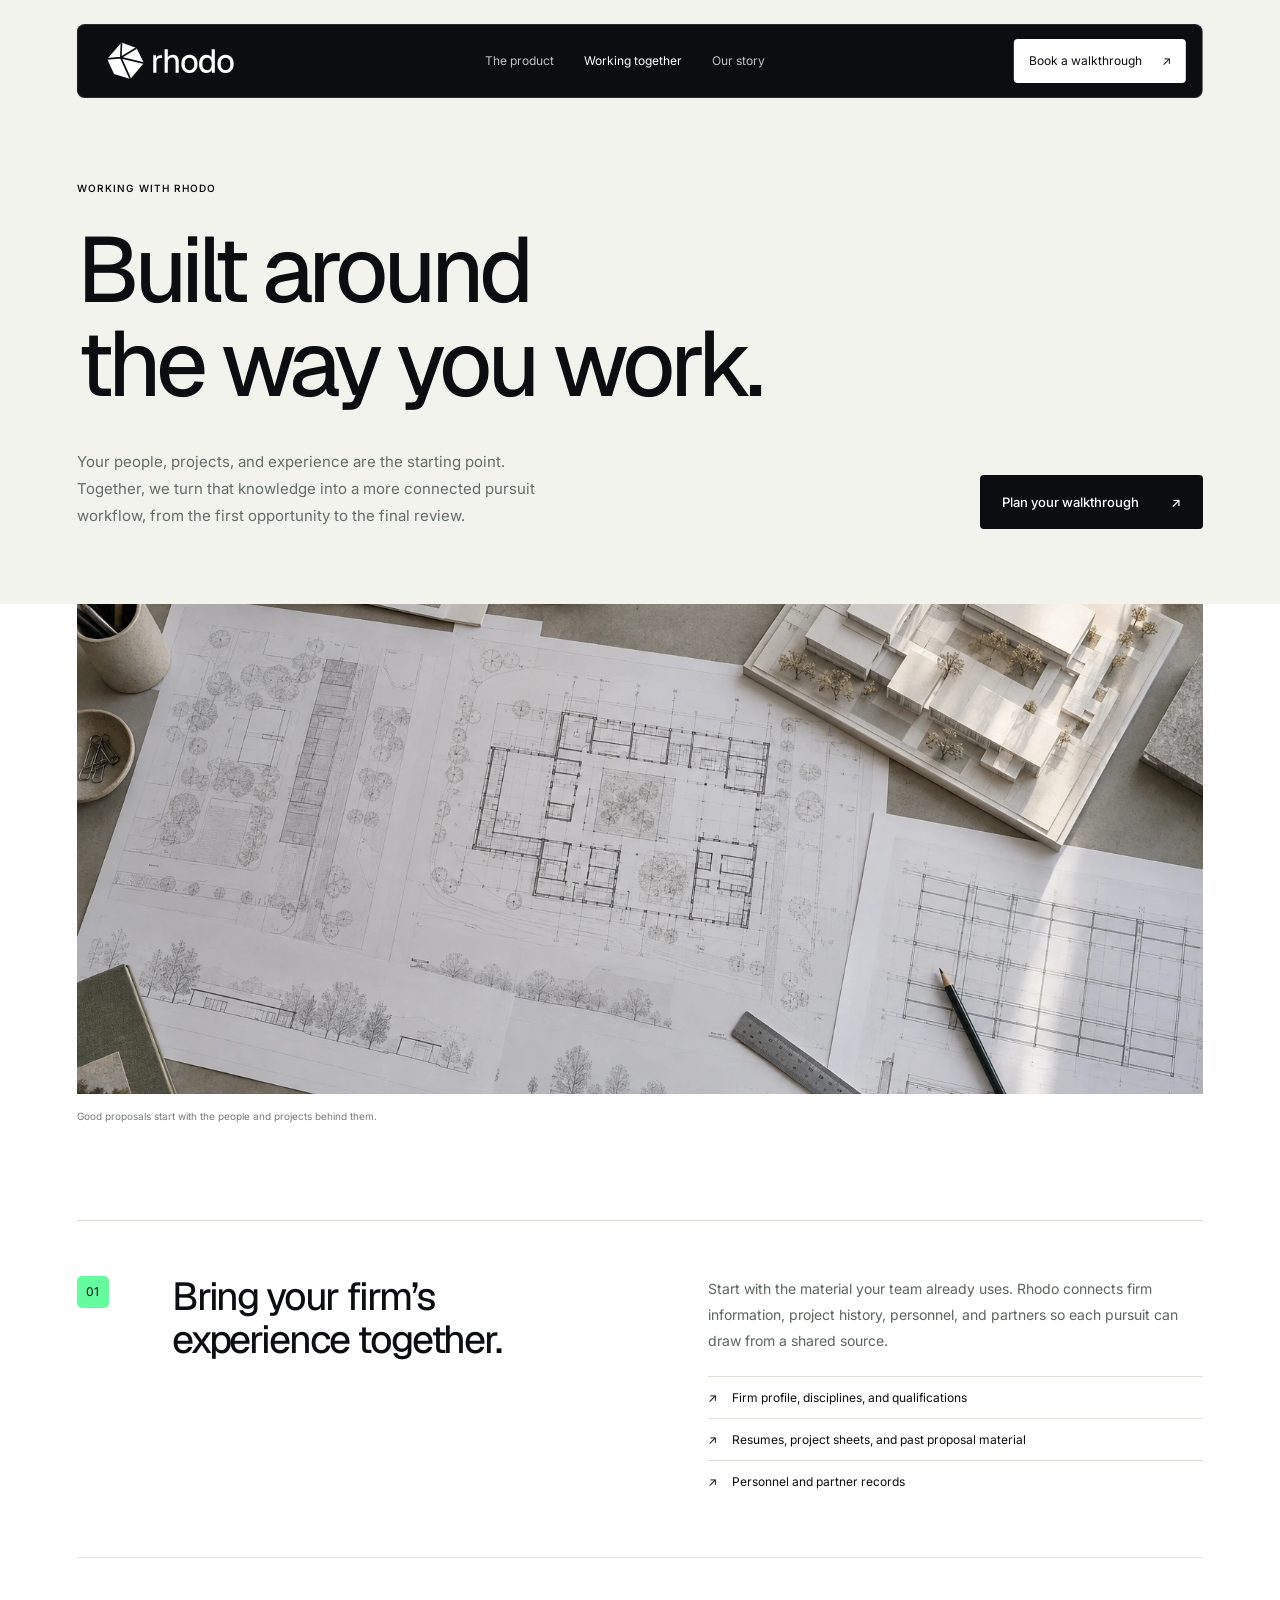
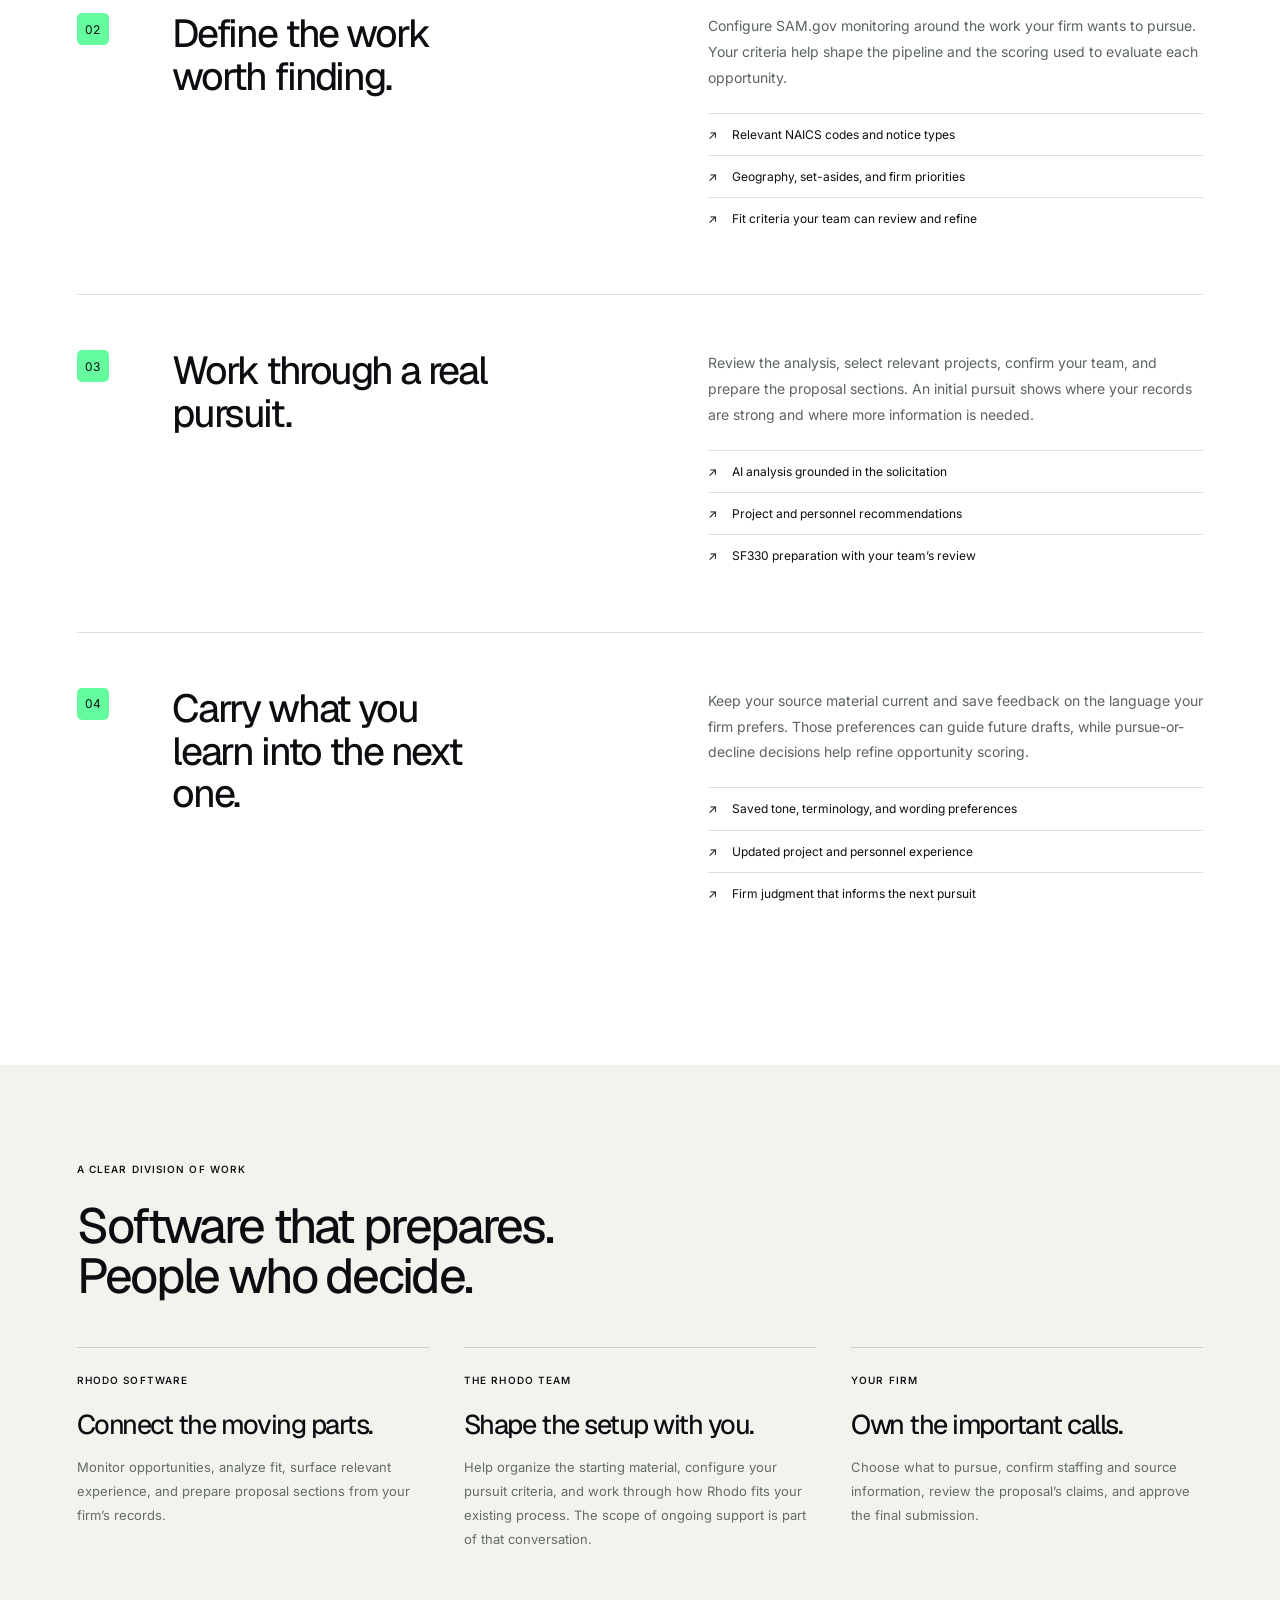
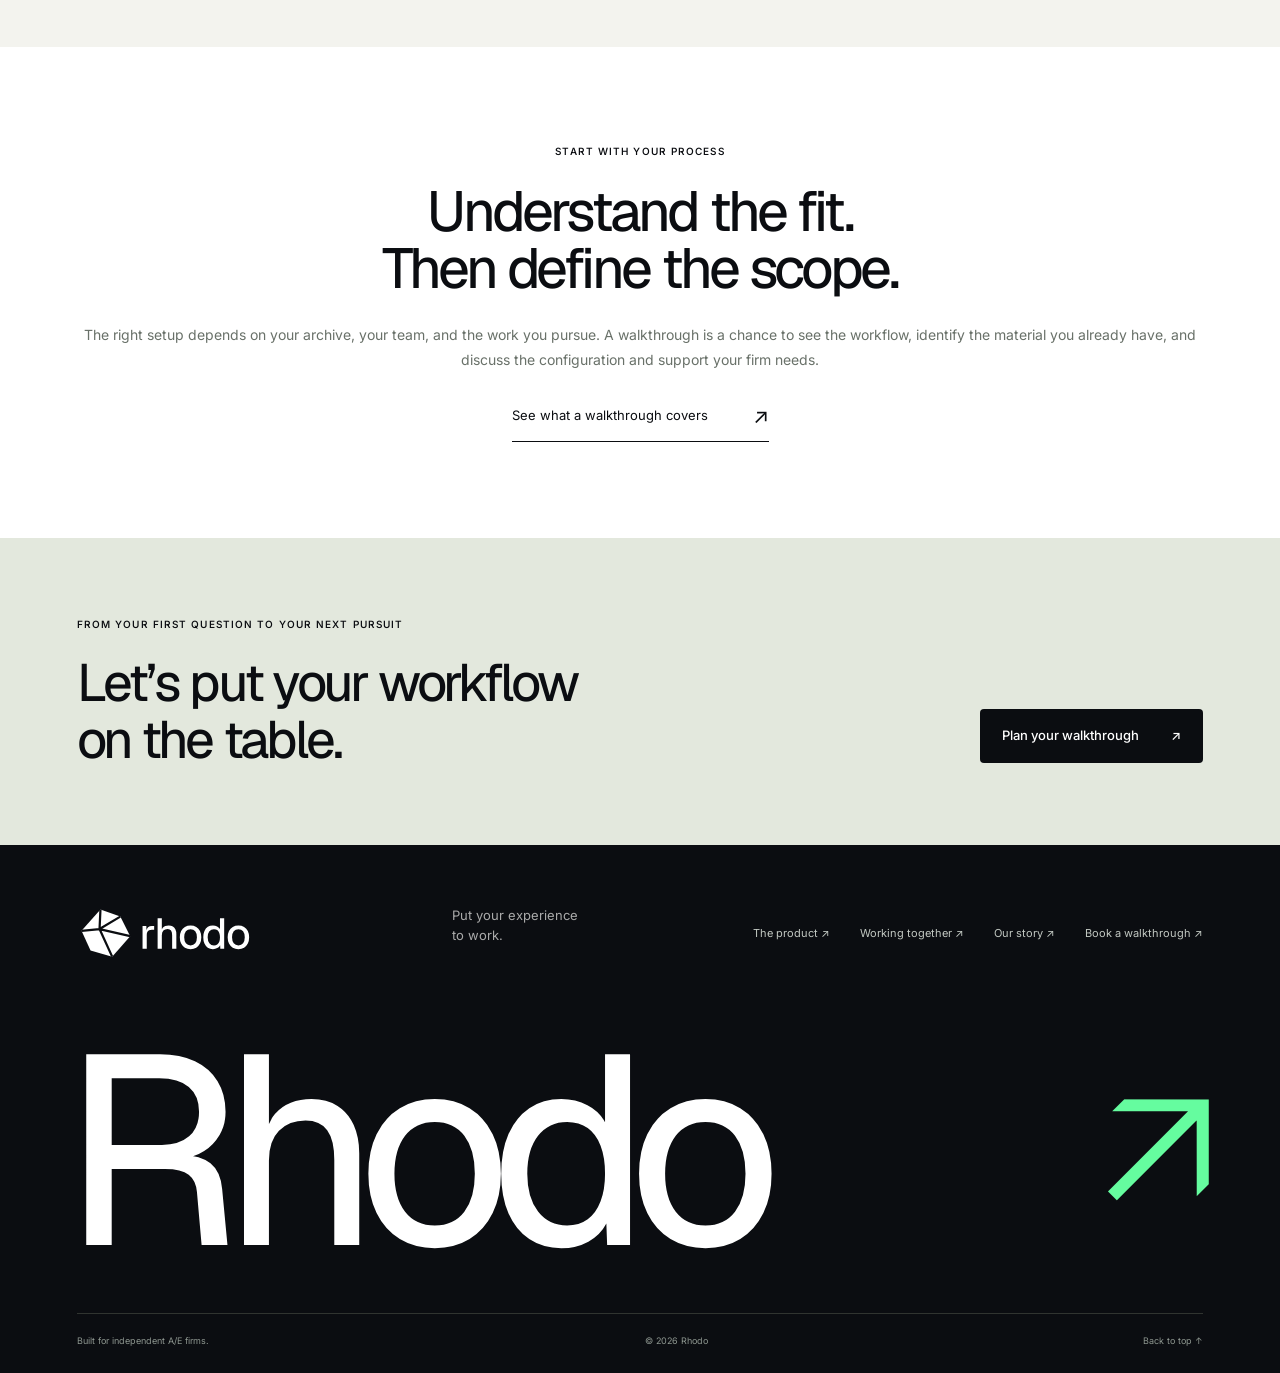
<file: pricing.html>
<!doctype html>
<html lang="en">
  <head>
    <meta charset="utf-8" />
    <meta name="viewport" content="width=device-width,initial-scale=1" />
    <title>Working together — Rhodo</title>
    <meta
      name="description"
      content="See how Rhodo is configured around your firm’s records, pursuit criteria, and proposal workflow."
    />
    <meta name="theme-color" content="#0b0d11" />
    <meta property="og:title" content="Working together — Rhodo" />
    <meta
      property="og:description"
      content="See how Rhodo is configured around your firm’s records, pursuit criteria, and proposal workflow."
    />
    <meta property="og:type" content="website" />
    <link rel="icon" href="assets/favicon.svg" type="image/svg+xml" />
    <link rel="stylesheet" href="styles.css?v=14" />
    <link rel="stylesheet" href="materials.css?v=14" />
    <link
      rel="preload"
      href="assets/fonts/geist.ttf"
      as="font"
      type="font/ttf"
      crossorigin
    />
    <script src="app.js?v=14" defer></script>
  </head>
  <body>
    <a class="skip-link" href="#main">Skip to content</a>
    <header class="site-header">
      <a class="brand" href="index.html" aria-label="Rhodo home"
        ><img
          src="assets/rhodo-logo-light.svg"
          width="148"
          height="33"
          alt="Rhodo"
      /></a>
      <nav class="desktop-nav" aria-label="Main navigation">
        <a href="system.html">The product</a
        ><a href="pricing.html" aria-current="page">Working together</a>
        <a href="brand-directions.html">Our story</a>
      </nav>
      <a class="nav-cta" href="contact.html"
        >Book a walkthrough <span aria-hidden="true">↗</span></a
      ><button
        class="menu-toggle"
        aria-label="Open menu"
        aria-controls="mobile-menu"
        aria-expanded="false"
      >
        Menu <span>+</span>
      </button>
      <nav id="mobile-menu" aria-label="Mobile navigation" hidden>
        <a href="system.html">The product</a
        ><a href="pricing.html">Working together</a
        ><a href="brand-directions.html">Our story</a
        ><a href="contact.html">Book a walkthrough ↗</a>
      </nav>
    </header>
    <main id="main">
      <section class="page-hero">
        <p class="eyebrow">Working with Rhodo</p>
        <h1>Built around<br />the way you work.</h1>
        <div class="page-intro">
          <p>
            Your people, projects, and experience are the starting point.
            Together, we turn that knowledge into a more connected pursuit
            workflow, from the first opportunity to the final review.
          </p>
          <a class="button black" href="contact.html"
            >Plan your walkthrough <span aria-hidden="true">↗</span></a
          >
        </div>
      </section>
      <figure class="working-image section">
        <img
          src="assets/architecture-studio.webp"
          alt="Daylit architecture studio with drawings and material samples on a worktable"
          width="1536"
          height="1024"
          loading="lazy"
        />
        <figcaption>
          Good proposals start with the people and projects behind them.
        </figcaption>
      </figure>
      <section class="section steps" aria-label="Getting started with Rhodo">
        <article class="step">
          <span class="step-number">01</span>
          <h2>Bring your firm’s experience together.</h2>
          <div>
            <p>
              Start with the material your team already uses. Rhodo connects
              firm information, project history, personnel, and partners so each
              pursuit can draw from a shared source.
            </p>
            <ul>
              <li>Firm profile, disciplines, and qualifications</li>
              <li>Resumes, project sheets, and past proposal material</li>
              <li>Personnel and partner records</li>
            </ul>
          </div>
        </article>
        <article class="step">
          <span class="step-number">02</span>
          <h2>Define the work worth finding.</h2>
          <div>
            <p>
              Configure SAM.gov monitoring around the work your firm wants to
              pursue. Your criteria help shape the pipeline and the scoring used
              to evaluate each opportunity.
            </p>
            <ul>
              <li>Relevant NAICS codes and notice types</li>
              <li>Geography, set-asides, and firm priorities</li>
              <li>Fit criteria your team can review and refine</li>
            </ul>
          </div>
        </article>
        <article class="step">
          <span class="step-number">03</span>
          <h2>Work through a real pursuit.</h2>
          <div>
            <p>
              Review the analysis, select relevant projects, confirm your team,
              and prepare the proposal sections. An initial pursuit shows where
              your records are strong and where more information is needed.
            </p>
            <ul>
              <li>AI analysis grounded in the solicitation</li>
              <li>Project and personnel recommendations</li>
              <li>SF330 preparation with your team’s review</li>
            </ul>
          </div>
        </article>
        <article class="step">
          <span class="step-number">04</span>
          <h2>Carry what you learn into the next one.</h2>
          <div>
            <p>
              Keep your source material current and save feedback on the
              language your firm prefers. Those preferences can guide future
              drafts, while pursue-or-decline decisions help refine opportunity
              scoring.
            </p>
            <ul>
              <li>Saved tone, terminology, and wording preferences</li>
              <li>Updated project and personnel experience</li>
              <li>Firm judgment that informs the next pursuit</li>
            </ul>
          </div>
        </article>
      </section>
      <section class="responsibilities section">
        <div class="responsibility-heading">
          <p class="eyebrow">A clear division of work</p>
          <h2>Software that prepares.<br />People who decide.</h2>
        </div>
        <div class="responsibility-grid">
          <article>
            <p class="eyebrow">Rhodo software</p>
            <h3>Connect the moving parts.</h3>
            <p>
              Monitor opportunities, analyze fit, surface relevant experience,
              and prepare proposal sections from your firm’s records.
            </p>
          </article>
          <article>
            <p class="eyebrow">The Rhodo team</p>
            <h3>Shape the setup with you.</h3>
            <p>
              Help organize the starting material, configure your pursuit
              criteria, and work through how Rhodo fits your existing process.
              The scope of ongoing support is part of that conversation.
            </p>
          </article>
          <article>
            <p class="eyebrow">Your firm</p>
            <h3>Own the important calls.</h3>
            <p>
              Choose what to pursue, confirm staffing and source information,
              review the proposal’s claims, and approve the final submission.
            </p>
          </article>
        </div>
      </section>
      <section class="pricing-note section">
        <p class="eyebrow">Start with your process</p>
        <h2>Understand the fit.<br />Then define the scope.</h2>
        <p>
          The right setup depends on your archive, your team, and the work you
          pursue. A walkthrough is a chance to see the workflow, identify the
          material you already have, and discuss the configuration and support
          your firm needs.
        </p>
        <a class="text-link" href="contact.html"
          >See what a walkthrough covers <span aria-hidden="true">↗</span></a
        >
      </section>
      <section class="closing">
        <div>
          <p class="eyebrow">From your first question to your next pursuit</p>
          <h2>Let’s put your workflow<br />on the table.</h2>
        </div>
        <a class="button black" href="contact.html"
          >Plan your walkthrough <span aria-hidden="true">↗</span></a
        >
      </section>
    </main>
    <footer class="footer">
      <div class="footer-top">
        <a href="index.html" aria-label="Rhodo home"
          ><img
            src="assets/rhodo-logo-light.svg"
            alt="Rhodo"
            width="175"
            height="39"
        /></a>
        <p>Put your experience<br />to work.</p>
        <nav aria-label="Footer navigation">
          <a href="system.html">The product ↗</a
          ><a href="pricing.html">Working together ↗</a
          ><a href="brand-directions.html">Our story ↗</a
          ><a href="contact.html">Book a walkthrough ↗</a>
        </nav>
      </div>
      <div class="footer-word" aria-hidden="true">Rhodo<span>↗</span></div>
      <div class="footer-bottom">
        <span>Built for independent A/E firms.</span><span>© 2026 Rhodo</span
        ><a href="index.html#main">Back to top ↑</a>
      </div>
    </footer>
  </body>
</html>
</file>
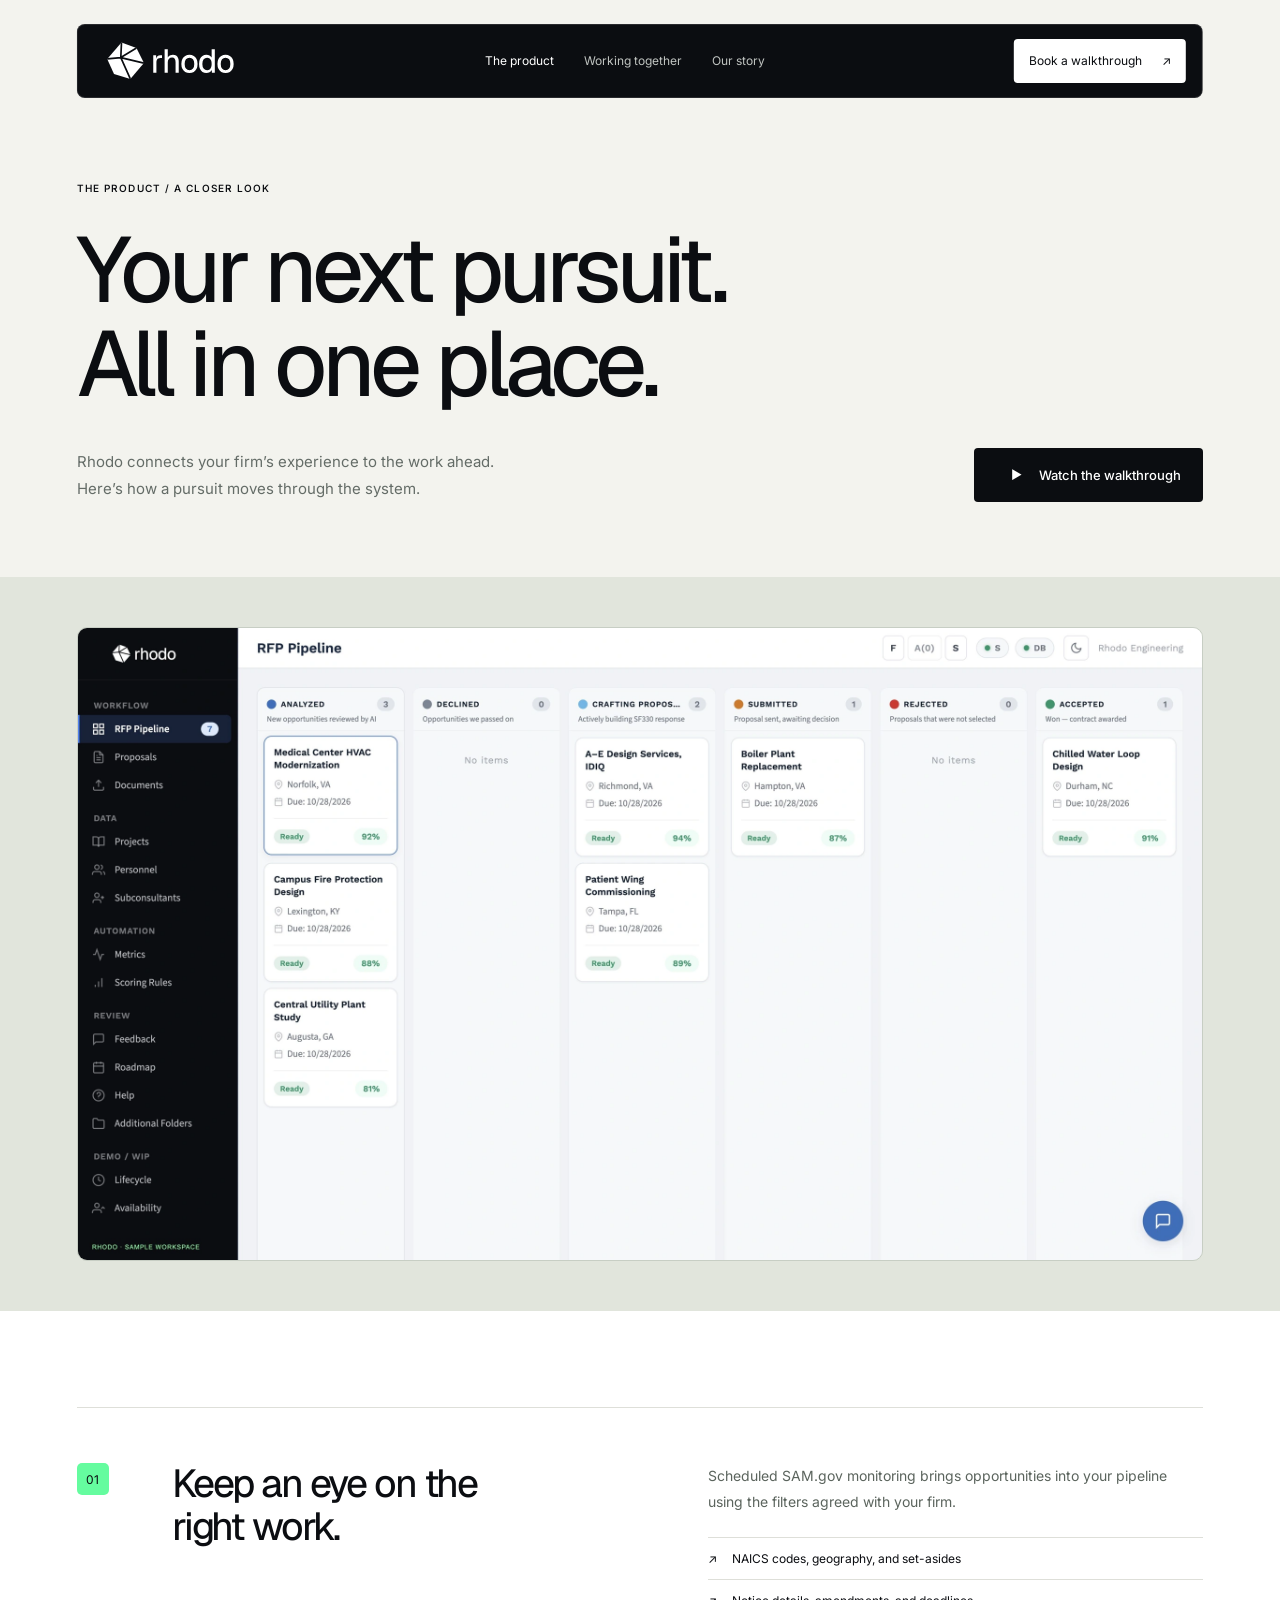
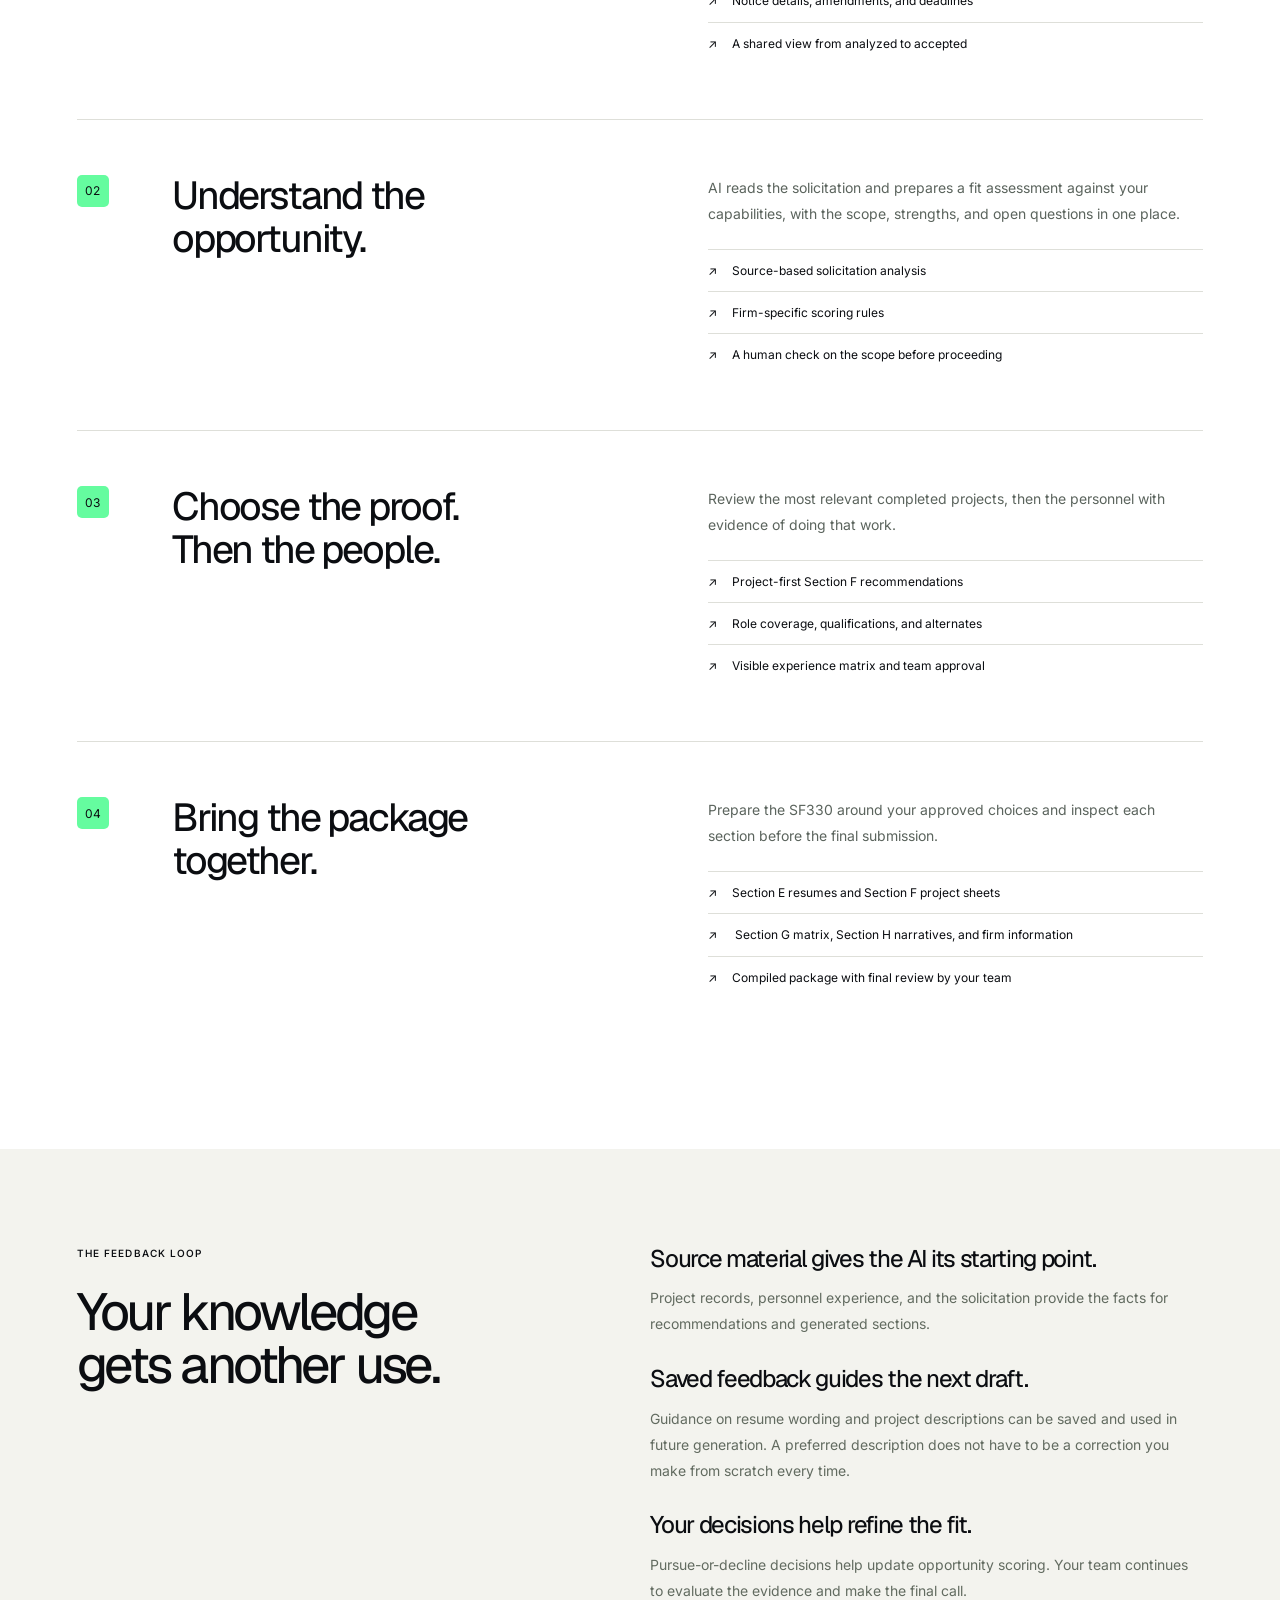
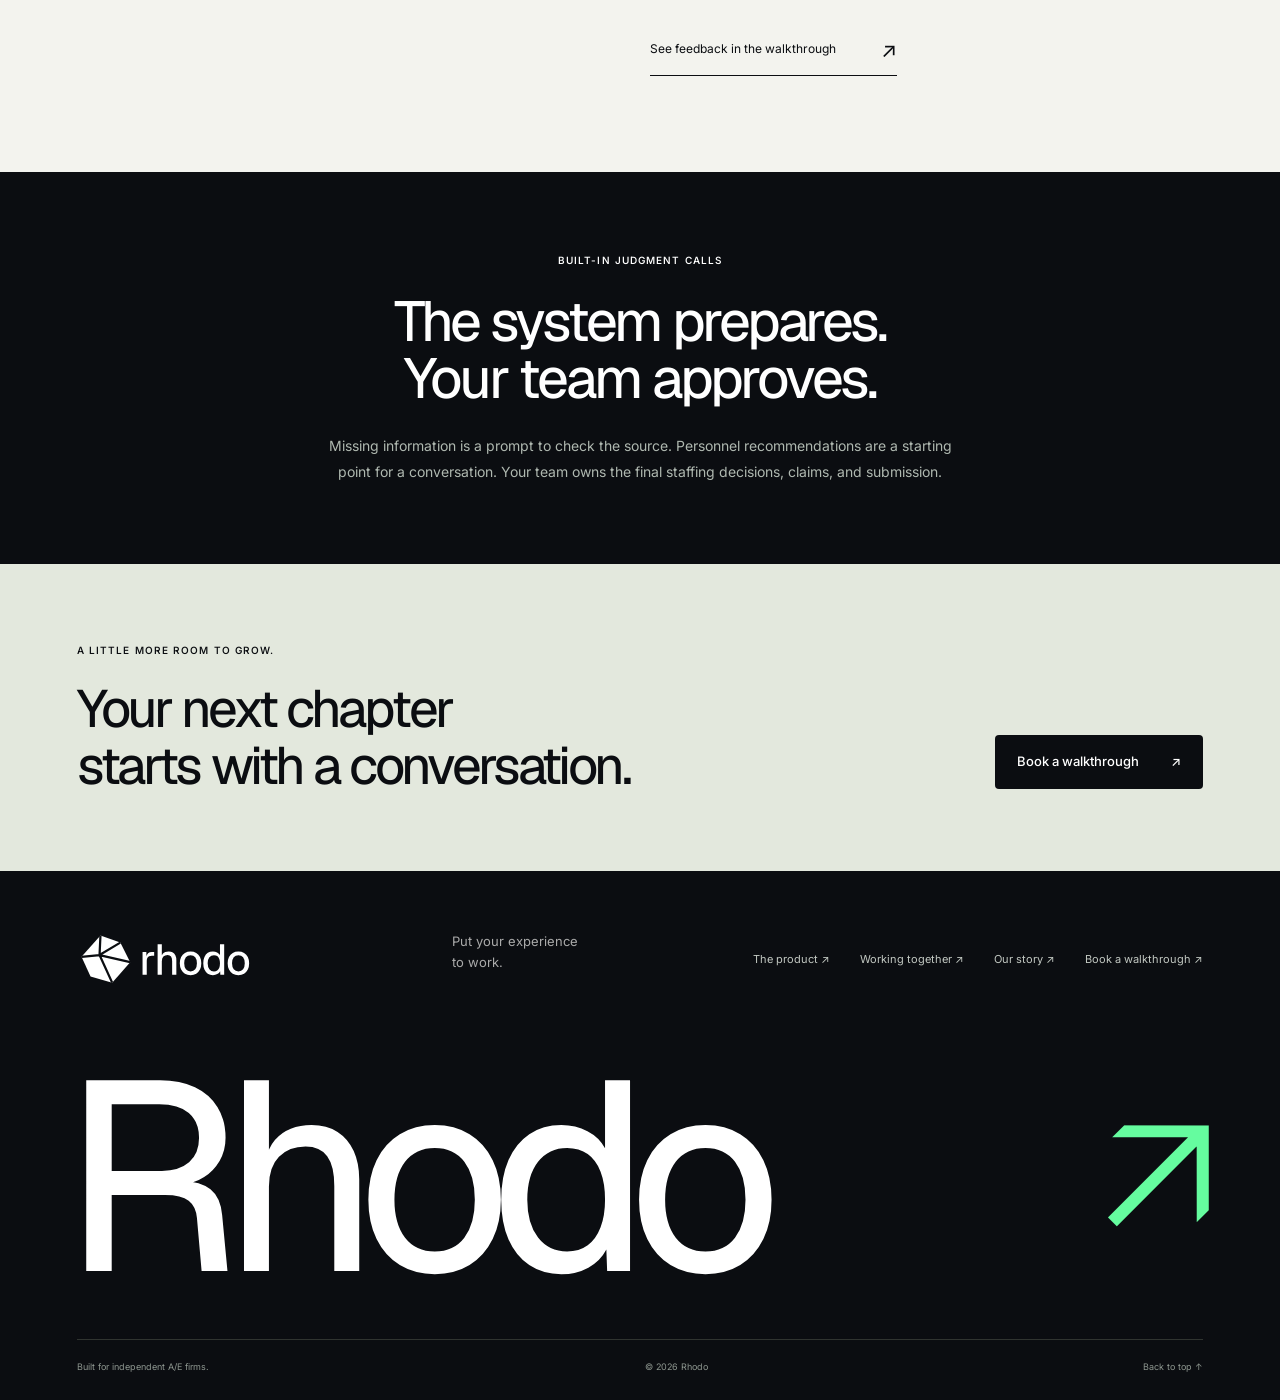
<file: system.html>
<!doctype html>
<html lang="en">
  <head>
    <meta charset="utf-8" />
    <meta name="viewport" content="width=device-width,initial-scale=1" />
    <title>The product — Rhodo</title>
    <meta
      name="description"
      content="See the Rhodo workflow from SAM.gov discovery to SF330 review."
    />
    <meta name="theme-color" content="#0b0d11" />
    <meta property="og:title" content="The product — Rhodo" />
    <meta
      property="og:description"
      content="See the Rhodo workflow from SAM.gov discovery to SF330 review."
    />
    <meta property="og:type" content="website" />
    <link rel="icon" href="assets/favicon.svg" type="image/svg+xml" />
    <link rel="stylesheet" href="styles.css?v=14" />
    <link rel="stylesheet" href="materials.css?v=14" />
    <link
      rel="preload"
      href="assets/fonts/geist.ttf"
      as="font"
      type="font/ttf"
      crossorigin
    />
    <script src="app.js?v=14" defer></script>
  </head>
  <body>
    <a class="skip-link" href="#main">Skip to content</a>
    <header class="site-header">
      <a class="brand" href="index.html" aria-label="Rhodo home"
        ><img
          src="assets/rhodo-logo-light.svg"
          width="148"
          height="33"
          alt="Rhodo"
      /></a>
      <nav class="desktop-nav" aria-label="Main navigation">
        <a href="system.html" aria-current="page">The product</a
        ><a href="pricing.html">Working together</a>
        <a href="brand-directions.html">Our story</a>
      </nav>
      <a class="nav-cta" href="contact.html"
        >Book a walkthrough <span aria-hidden="true">↗</span></a
      ><button
        class="menu-toggle"
        aria-label="Open menu"
        aria-controls="mobile-menu"
        aria-expanded="false"
      >
        Menu <span>+</span>
      </button>
      <nav id="mobile-menu" aria-label="Mobile navigation" hidden>
        <a href="system.html">The product</a
        ><a href="pricing.html">Working together</a
        ><a href="brand-directions.html">Our story</a
        ><a href="contact.html">Book a walkthrough ↗</a>
      </nav>
    </header>
    <main id="main">
      <section class="page-hero">
        <p class="eyebrow">The product / A closer look</p>
        <h1>Your next pursuit.<br />All in one place.</h1>
        <div class="page-intro">
          <p>
            Rhodo connects your firm’s experience to the work ahead. Here’s how
            a pursuit moves through the system.
          </p>
          <button class="button black" data-trailer>
            <span class="play-glyph" aria-hidden="true">▶</span> Watch the
            walkthrough
          </button>
        </div>
      </section>
      <section class="system-image">
        <img
          src="assets/demo-poster.webp?v=8"
          alt="The Rhodo opportunity pipeline with sample records"
          width="2400"
          height="1350"
        />
      </section>
      <section class="section steps">
        <article class="step">
          <span class="step-number">01</span>
          <h2>Keep an eye on the right work.</h2>
          <div>
            <p>
              Scheduled SAM.gov monitoring brings opportunities into your
              pipeline using the filters agreed with your firm.
            </p>
            <ul>
              <li>NAICS codes, geography, and set-asides</li>
              <li>Notice details, amendments, and deadlines</li>
              <li>A shared view from analyzed to accepted</li>
            </ul>
          </div>
        </article>
        <article class="step">
          <span class="step-number">02</span>
          <h2>Understand the opportunity.</h2>
          <div>
            <p>
              AI reads the solicitation and prepares a fit assessment against
              your capabilities, with the scope, strengths, and open questions
              in one place.
            </p>
            <ul>
              <li>Source-based solicitation analysis</li>
              <li>Firm-specific scoring rules</li>
              <li>A human check on the scope before proceeding</li>
            </ul>
          </div>
        </article>
        <article class="step">
          <span class="step-number">03</span>
          <h2>Choose the proof. Then the people.</h2>
          <div>
            <p>
              Review the most relevant completed projects, then the personnel
              with evidence of doing that work.
            </p>
            <ul>
              <li>Project-first Section F recommendations</li>
              <li>Role coverage, qualifications, and alternates</li>
              <li>Visible experience matrix and team approval</li>
            </ul>
          </div>
        </article>
        <article class="step">
          <span class="step-number">04</span>
          <h2>Bring the package together.</h2>
          <div>
            <p>
              Prepare the SF330 around your approved choices and inspect each
              section before the final submission.
            </p>
            <ul>
              <li>Section E resumes and Section F project sheets</li>
              <li>
                Section G matrix, Section H narratives, and firm information
              </li>
              <li>Compiled package with final review by your team</li>
            </ul>
          </div>
        </article>
      </section>
      <section class="section learning-detail" id="learning-detail">
        <div>
          <p class="eyebrow">The feedback loop</p>
          <h2>Your knowledge<br />gets another use.</h2>
        </div>
        <div class="learning-detail-copy">
          <h3>Source material gives the AI its starting point.</h3>
          <p>
            Project records, personnel experience, and the solicitation provide
            the facts for recommendations and generated sections.
          </p>
          <h3>Saved feedback guides the next draft.</h3>
          <p>
            Guidance on resume wording and project descriptions can be saved and
            used in future generation. A preferred description does not have to
            be a correction you make from scratch every time.
          </p>
          <h3>Your decisions help refine the fit.</h3>
          <p>
            Pursue-or-decline decisions help update opportunity scoring. Your
            team continues to evaluate the evidence and make the final call.
          </p>
          <button class="text-link" data-trailer data-start="110.193">
            See feedback in the walkthrough <span aria-hidden="true">↗</span>
          </button>
        </div>
      </section>
      <section class="dark-note">
        <p class="eyebrow">Built-in judgment calls</p>
        <h2>The system prepares.<br />Your team approves.</h2>
        <p>
          Missing information is a prompt to check the source. Personnel
          recommendations are a starting point for a conversation. Your team
          owns the final staffing decisions, claims, and submission.
        </p>
      </section>
      <section class="closing">
        <div>
          <p class="eyebrow">A little more room to grow.</p>
          <h2>Your next chapter<br />starts with a conversation.</h2>
        </div>
        <a class="button black" href="contact.html"
          >Book a walkthrough <span aria-hidden="true">↗</span></a
        >
      </section>
    </main>
    <footer class="footer">
      <div class="footer-top">
        <a href="index.html" aria-label="Rhodo home"
          ><img
            src="assets/rhodo-logo-light.svg"
            alt="Rhodo"
            width="175"
            height="39"
        /></a>
        <p>Put your experience<br />to work.</p>
        <nav aria-label="Footer navigation">
          <a href="system.html">The product ↗</a
          ><a href="pricing.html">Working together ↗</a
          ><a href="brand-directions.html">Our story ↗</a
          ><a href="contact.html">Book a walkthrough ↗</a>
        </nav>
      </div>
      <div class="footer-word" aria-hidden="true">Rhodo<span>↗</span></div>
      <div class="footer-bottom">
        <span>Built for independent A/E firms.</span><span>© 2026 Rhodo</span
        ><a href="index.html#main">Back to top ↑</a>
      </div>
    </footer>
    <dialog id="trailer-dialog" aria-labelledby="film-title">
      <div class="dialog-top">
        <div>
          <span class="eyebrow">Inside the product</span>
          <h2 id="film-title">One pursuit, from start to finish.</h2>
        </div>
        <button class="dialog-close" aria-label="Close demo">✕</button>
      </div>
      <video
        id="full-video"
        controls
        playsinline
        preload="none"
        poster="assets/demo-poster.webp?v=8"
      >
        <source src="assets/rhodo-demo.mp4?v=12" type="video/mp4" />
        <track
          kind="captions"
          src="assets/demo.vtt?v=12"
          srclang="en"
          label="English"
        />
        Your browser does not support video.
        <a href="assets/rhodo-demo.mp4?v=12">Download the demo</a>.
      </video>
      <div class="chapters" aria-label="Demo chapters">
        <button data-time="0.0">0:00 SAM.gov</button>
        <button data-time="17.743">0:17 Pipeline</button>
        <button data-time="31.199">0:31 AI fit analysis</button>
        <button data-time="52.151">0:52 Projects</button>
        <button data-time="62.686">1:02 Team</button>
        <button data-time="73.691">1:13 Experience matrix</button>
        <button data-time="83.946">1:23 Generators & documents</button>
        <button data-time="98.891">1:38 SF330 review</button>
        <button data-time="110.193">1:50 Feedback & learning</button>
        <button data-time="145.738">2:25 Firm records</button>
        <button data-time="162.962">2:42 Uploads</button>
        <button data-time="172.844">2:52 Scoring & metrics</button>
        <button data-time="184.482">3:04 Supporting tools</button>
      </div>
      <p class="demo-note">
        Actual dashboard interface, rebranded with sample records. Narrated
        feature walkthrough.
        <a href="demo-transcript.html">Read the transcript ↗</a>
      </p>
    </dialog>
  </body>
</html>
</file>
<file: styles.css>
@font-face {
  font-family: Geist;
  src: url("assets/fonts/geist.ttf") format("truetype");
  font-weight: 100 900;
  font-display: swap;
}
@font-face {
  font-family: Inter;
  src: url("assets/fonts/inter.ttf") format("truetype");
  font-weight: 100 900;
  font-display: swap;
}
:root {
  --ink: #0b0d11;
  --mint: #65fc9f;
  --ash: #bdbdbd;
  --line: #dedfdf;
  --muted: #777d7a;
  --paper: #fff;
}
* {
  box-sizing: border-box;
}
html {
  scroll-behavior: smooth;
  scroll-padding-top: 110px;
}
body {
  margin: 0;
  background: var(--paper);
  color: var(--ink);
  font:
    15px/1.6 Inter,
    Arial,
    sans-serif;
}
button,
input,
select,
textarea {
  font: inherit;
}
button,
a {
  -webkit-tap-highlight-color: transparent;
}
button {
  cursor: pointer;
}
a {
  color: inherit;
  text-decoration: none;
}
button {
  color: inherit;
}
img {
  max-width: 100%;
  height: auto;
  display: block;
}
h1,
h2,
h3,
p {
  margin: 0;
}
h1,
h2,
h3 {
  font-family: Geist, Arial, sans-serif;
  font-weight: 450;
  letter-spacing: -0.055em;
  line-height: 1.02;
}
h1 {
  font-size: clamp(64px, 7.9vw, 116px);
}
h2 {
  font-size: clamp(38px, 4.4vw, 64px);
}
h3 {
  font-size: 26px;
}
p {
  color: inherit;
}
button:focus-visible,
a:focus-visible,
summary:focus-visible,
input:focus-visible,
select:focus-visible,
textarea:focus-visible {
  outline: 3px solid #1a9f53;
  outline-offset: 5px;
}
::selection {
  background: var(--mint);
  color: var(--ink);
}
[hidden] {
  display: none !important;
}
.eyebrow {
  text-transform: uppercase;
  font-size: 10px;
  font-weight: 550;
  letter-spacing: 0.11em;
  line-height: 1.6;
}
.muted {
  color: #8a8f8c;
}
.section {
  padding: 112px 6%;
  max-width: 1600px;
  margin: auto;
}
.button {
  display: inline-flex;
  align-items: center;
  justify-content: center;
  gap: 17px;
  min-height: 54px;
  padding: 15px 22px;
  border: 0;
  border-radius: 7px;
  font-size: 13px;
  font-weight: 500;
  line-height: 1.3;
  transition:
    transform 0.2s,
    background 0.2s;
}
.button:hover {
  transform: translateY(-3px);
}
.button > span:last-child {
  margin-left: 15px;
}
.mint {
  background: var(--mint);
  color: var(--ink);
}
.black {
  background: var(--ink);
  color: #fff;
}
.outline {
  background: transparent;
  border: 1px solid var(--ink);
}
.button-time {
  font-size: 11px;
  opacity: 0.6;
}
.play-glyph {
  font-size: 12px;
}
.text-link {
  display: inline-flex;
  gap: 45px;
  padding-bottom: 8px;
  border-bottom: 1px solid currentColor;
  font-size: 13px;
  align-items: center;
}
.text-link span {
  font-size: 21px;
}
.skip-link {
  position: fixed;
  left: 20px;
  top: -90px;
  background: var(--mint);
  padding: 12px;
  z-index: 200;
}
.skip-link:focus {
  top: 15px;
}
.sr-only {
  position: absolute;
  clip: rect(0, 0, 0, 0);
  width: 1px;
  height: 1px;
  overflow: hidden;
}
.site-header {
  position: absolute;
  z-index: 30;
  top: 24px;
  left: 50%;
  transform: translateX(-50%);
  display: flex;
  align-items: center;
  padding: 13px 14px 13px 24px;
  background: var(--ink);
  color: #fff;
  border: 1px solid #ffffff1f;
  border-radius: 13px;
  width: 690px;
  max-width: calc(100% - 40px);
  gap: 36px;
}
.brand {
  display: block;
  width: 130px;
  flex-shrink: 0;
}
.brand img {
  width: 100%;
  height: auto;
}
.desktop-nav {
  display: flex;
  gap: 25px;
  flex: 1;
  justify-content: center;
}
.desktop-nav a {
  font-size: 12px;
  white-space: nowrap;
  color: #c0c4c1;
}
.desktop-nav a:hover,
.desktop-nav a[aria-current] {
  color: #fff;
}
.nav-cta {
  background: white;
  color: var(--ink);
  font-size: 12px;
  padding: 10px 15px;
  border-radius: 6px;
  display: flex;
  gap: 20px;
  align-items: center;
  white-space: nowrap;
}
.menu-toggle {
  display: none;
}
.hero {
  height: 780px;
  min-height: 720px;
  position: relative;
  overflow: hidden;
  background: #154626;
  color: white;
}
.hero-photo,
.hero-shade {
  position: absolute;
  inset: 0;
  width: 100%;
  height: 100%;
  object-fit: cover;
}
.hero-photo {
  object-position: center 48%;
}
.hero-shade {
  background:
    linear-gradient(90deg, rgba(2, 24, 11, 0.47), transparent 85%),
    linear-gradient(0deg, rgba(2, 20, 8, 0.3), transparent 40%);
}
.hero-content {
  position: relative;
  z-index: 1;
  padding: 185px 6% 70px;
  max-width: 1600px;
  margin: auto;
}
.hero h1 {
  margin: 28px 0 37px;
  font-size: clamp(78px, 8.4vw, 124px);
  line-height: 0.94;
  letter-spacing: -0.064em;
  font-weight: 440;
}
.hero-bottom {
  display: flex;
  align-items: end;
  justify-content: space-between;
}
.hero-bottom p {
  font-size: 15px;
  line-height: 1.7;
  max-width: 500px;
  margin-bottom: 26px;
  color: #f0fff2;
}
.intro > .eyebrow {
  margin-bottom: 34px;
}
.intro-grid {
  display: grid;
  grid-template-columns: 1.4fr 1fr;
  gap: 9%;
}
.intro h2 {
  font-size: clamp(36px, 4vw, 59px);
  line-height: 1.1;
}
.intro-copy p {
  font-size: 14px;
  line-height: 1.8;
  margin-bottom: 20px;
  color: #555e58;
}
.intro-copy .text-link {
  margin-top: 14px;
}
.purpose-line {
  display: flex;
  justify-content: space-between;
  border-top: 1px solid var(--line);
  margin-top: 76px;
  padding-top: 20px;
  font-size: 10px;
  letter-spacing: 0.03em;
  color: #7e8580;
}
.film-section {
  background: var(--ink);
  color: #fff;
}
.film-inner {
  padding-top: 89px;
  padding-bottom: 49px;
}
.section-head {
  display: flex;
  align-items: end;
  justify-content: space-between;
  gap: 70px;
  margin-bottom: 45px;
}
.section-head .eyebrow {
  margin-bottom: 22px;
}
.section-head > p {
  max-width: 340px;
  font-size: 13px;
  line-height: 1.8;
  color: #aeb5b0;
  margin-bottom: 5px;
}
.demo-screen {
  display: block;
  padding: 0;
  border: 10px solid #282c29;
  background: #1a221e;
  border-radius: 13px;
  position: relative;
  width: 100%;
  overflow: hidden;
  cursor: pointer;
  box-shadow: 0 20px 60px #0002;
  text-align: left;
}
.demo-screen > img {
  width: 100%;
  aspect-ratio: 16 / 9;
  object-fit: cover;
  transition: filter 0.25s;
}
.demo-screen:after {
  content: "";
  position: absolute;
  inset: 0;
  background: linear-gradient(0deg, #0b0d1155, transparent 45%);
  pointer-events: none;
}
.demo-screen:hover > img {
  filter: brightness(0.93);
}
.demo-play {
  position: absolute;
  bottom: 26px;
  left: 28px;
  display: flex;
  align-items: center;
  gap: 20px;
  z-index: 1;
  background: var(--mint);
  color: var(--ink);
  padding: 18px 23px;
  border-radius: 9px;
  font-size: 16px;
  font-weight: 500;
  box-shadow: 0 6px 30px #0002;
}
.demo-play > .play-glyph {
  border: 1px solid #0b0d1140;
  width: 42px;
  height: 42px;
  border-radius: 50%;
  display: grid;
  place-items: center;
}
.demo-play small {
  display: block;
  font-size: 10px;
  font-weight: 400;
  margin-top: 4px;
}
.demo-arrow {
  font-size: 30px;
  margin-left: 34px;
}
.film-meta {
  display: flex;
  justify-content: space-between;
  gap: 16px;
  padding-top: 24px;
  color: #adb4af;
  font-size: 10px;
}
.sample-note {
  color: #8a928c;
}
.workflow .section-head {
  margin-bottom: 55px;
}
.workflow-grid {
  display: grid;
  grid-template-columns: 0.85fr 1.3fr;
  gap: 7%;
}
.workflow-menu > button {
  display: flex;
  align-items: start;
  gap: 24px;
  text-align: left;
  background: transparent;
  border: 0;
  border-top: 1px solid var(--line);
  padding: 25px 0;
  width: 100%;
  color: #8a8f8c;
}
.workflow-menu > button:last-child {
  border-bottom: 1px solid var(--line);
}
.workflow-menu > button[aria-selected="true"] {
  color: var(--ink);
}
.workflow-menu > button[aria-selected="true"] > span:first-child {
  background: var(--mint);
  color: var(--ink);
}
.workflow-menu > button > span:first-child {
  font-size: 10px;
  border-radius: 4px;
  padding: 5px 7px;
  background: #f1f3f1;
}
.workflow-menu > button > span:last-child {
  margin-left: auto;
  font-size: 20px;
}
.workflow-menu h3 {
  font-size: 25px;
  letter-spacing: -0.035em;
  line-height: 1.2;
}
.workflow-menu p {
  font-size: 12px;
  line-height: 1.7;
  margin-top: 10px;
  max-width: 240px;
}
.workflow-panels {
  min-width: 0;
}
.feature-image {
  border-radius: 9px;
  overflow: hidden;
  background: #eef1ee;
  padding: 23px;
  aspect-ratio: 1.35;
  display: flex;
  align-items: center;
}
.feature-image img {
  width: 100%;
  border-radius: 5px;
  box-shadow: 0 10px 25px #18352618;
}
.workflow-panels section > p {
  font-size: 11px;
  line-height: 1.7;
  max-width: 90%;
  margin-top: 19px;
  color: #6b746d;
}
.human {
  display: grid;
  grid-template-columns: 1fr 1fr;
  background: #f1f4ee;
}
.human-photo {
  position: relative;
  min-height: 650px;
}
.human-photo img {
  width: 100%;
  height: 100%;
  position: absolute;
  object-fit: cover;
  object-position: 52%;
}
.human-photo > span {
  position: absolute;
  bottom: 29px;
  left: 30px;
  background: #fff;
  padding: 8px 14px;
  border-radius: 3px;
  font-size: 9px;
}
.human-copy {
  padding: 95px 12% 80px;
}
.human-copy .eyebrow {
  margin-bottom: 32px;
}
.human-copy h2 {
  font-size: clamp(40px, 4.3vw, 65px);
  line-height: 1.04;
}
.human-copy > p:not(.eyebrow) {
  font-size: 13px;
  line-height: 1.85;
  color: #657065;
  margin: 30px 0;
}
.human-principles {
  display: grid;
  font-size: 11px;
}
.human-principles span {
  padding: 12px 0;
  border-top: 1px solid #cfd6cd;
}
.human-principles span:before {
  content: "↗";
  margin-right: 15px;
}
.faq {
  display: grid;
  grid-template-columns: 1fr 1.25fr;
  gap: 15%;
}
.faq h2 {
  margin-top: 24px;
}
.faq details {
  border-top: 1px solid var(--line);
}
.faq details:last-child {
  border-bottom: 1px solid var(--line);
}
.faq summary {
  cursor: pointer;
  font-size: 14px;
  padding: 24px 0;
  list-style: none;
  display: flex;
  justify-content: space-between;
  gap: 20px;
  align-items: center;
}
.faq summary::-webkit-details-marker {
  display: none;
}
.faq summary span {
  font-size: 21px;
  font-weight: 300;
}
.faq details[open] summary span {
  transform: rotate(45deg);
}
.faq details p {
  color: #687169;
  font-size: 13px;
  line-height: 1.8;
  margin: 0 35px 26px 0;
}
.closing {
  background: var(--mint);
  padding: 76px 6%;
  display: flex;
  align-items: end;
  justify-content: space-between;
  gap: 35px;
}
.closing h2 {
  font-size: clamp(34px, 4.1vw, 60px);
  margin-top: 22px;
}
.closing .button {
  margin-bottom: 4px;
}
.footer {
  background: var(--ink);
  color: #fff;
  padding: 60px 6% 25px;
  overflow: hidden;
}
.footer-top {
  display: flex;
  justify-content: space-between;
  gap: 40px;
  font-size: 13px;
}
.footer-top p {
  margin-left: auto;
  margin-right: 12%;
  color: #aaa;
}
.footer-top nav {
  display: grid;
  gap: 8px;
  font-size: 11px;
  color: #c2c8c2;
}
.footer-word {
  font-family: Geist, sans-serif;
  font-size: 21vw;
  font-weight: 440;
  letter-spacing: -0.075em;
  line-height: 1.1;
  margin: 40px -1.3% 15px;
  display: flex;
  align-items: center;
  justify-content: space-between;
}
.footer-word span {
  font-size: 15vw;
  color: var(--mint);
  font-weight: 300;
  letter-spacing: 0;
  line-height: 1;
}
.footer-bottom {
  border-top: 1px solid #303430;
  padding-top: 20px;
  display: flex;
  justify-content: space-between;
  color: #8e9790;
  font-size: 9px;
}
.page-hero {
  padding: 180px 6% 75px;
  max-width: 1600px;
  margin: auto;
}
.page-hero .eyebrow {
  margin-bottom: 26px;
}
.page-hero h1 {
  font-size: clamp(60px, 7.3vw, 110px);
}
.page-intro {
  display: flex;
  justify-content: space-between;
  align-items: end;
  margin-top: 38px;
  gap: 40px;
}
.page-intro > p {
  font-size: 16px;
  line-height: 1.8;
  max-width: 460px;
  color: #646c67;
}
.page-intro > .button {
  flex-shrink: 0;
}
.system-image {
  padding: 35px 6%;
  background: #e5efe4;
}
.system-image > img {
  width: 100%;
  max-width: 1250px;
  margin: auto;
  border: 8px solid var(--ink);
  border-radius: 10px;
}
.steps {
  padding-top: 60px;
  padding-bottom: 60px;
}
.step {
  display: grid;
  grid-template-columns: 55px 1fr 1fr;
  gap: 40px;
  border-top: 1px solid var(--line);
  padding: 55px 0;
}
.step-number {
  font-size: 12px;
  background: var(--mint);
  width: 32px;
  height: 32px;
  border-radius: 5px;
  display: grid;
  place-items: center;
}
.step h2 {
  font-size: 39px;
  max-width: 330px;
  line-height: 1.1;
}
.step p {
  font-size: 14px;
  line-height: 1.85;
  color: #5b645d;
}
ul {
  padding: 0;
  list-style: none;
  margin: 22px 0 0;
}
li {
  border-top: 1px solid var(--line);
  padding: 11px 0;
  font-size: 12px;
}
li:before {
  content: "↗";
  margin-right: 15px;
}
.dark-note {
  background: var(--ink);
  color: #fff;
  padding: 80px 12%;
  text-align: center;
}
.dark-note h2 {
  margin: 25px 0;
}
.dark-note > p:last-child {
  max-width: 640px;
  margin: auto;
  color: #afb8b0;
  font-size: 14px;
  line-height: 1.85;
}
.service-split {
  display: grid;
  grid-template-columns: 1fr 1fr;
  gap: 0;
  padding-top: 15px;
}
.service-split article {
  background: #eff2ed;
  padding: 55px;
}
.service-split article + article {
  background: var(--ink);
  color: #fff;
}
.service-split h2 {
  margin: 24px 0;
  font-size: 52px;
}
.service-split article > p:not(.eyebrow) {
  font-size: 13px;
  max-width: 390px;
  line-height: 1.85;
  opacity: 0.7;
}
.service-split ul {
  margin-top: 34px;
}
.service-split article + article li {
  border-color: #3b433d;
}
.pricing-note {
  padding-top: 0;
  max-width: 900px;
  text-align: center;
}
.pricing-note h2 {
  margin: 24px 0;
}
.pricing-note > p:not(.eyebrow) {
  color: #697169;
  font-size: 14px;
  line-height: 1.85;
  margin-bottom: 25px;
}
.contact-layout {
  padding: 176px 6% 100px;
  display: grid;
  grid-template-columns: 1fr 1fr;
  gap: 10%;
  max-width: 1500px;
  margin: auto;
}
.contact-intro h1 {
  font-size: clamp(54px, 5.5vw, 82px);
  margin: 26px 0;
}
.contact-intro > p:not(.eyebrow) {
  font-size: 14px;
  line-height: 1.8;
  max-width: 350px;
  color: #656e66;
  margin-bottom: 40px;
}
.contact-form > .eyebrow {
  margin-bottom: 25px;
}
.contact-form form {
  display: grid;
  gap: 23px;
}
label {
  display: grid;
  gap: 8px;
  font-size: 11px;
  font-weight: 500;
}
input,
select,
textarea {
  width: 100%;
  padding: 13px 12px;
  border: 1px solid #d5dad5;
  background: #fff;
  border-radius: 5px;
  font-size: 16px;
  color: var(--ink);
  min-width: 0;
}
textarea {
  resize: vertical;
}
input::placeholder,
textarea::placeholder {
  color: #939a94;
}
.field-pair {
  display: grid;
  grid-template-columns: repeat(auto-fit, minmax(min(100%, 180px), 1fr));
  gap: 18px;
}
.delivery-note {
  font-size: 11px;
  color: #748077;
  line-height: 1.7;
}
.contact-form .button {
  justify-self: start;
}
.form-result {
  border-top: 1px solid var(--line);
  margin-top: 35px;
  padding-top: 25px;
}
.form-result h2 {
  font-size: 28px;
}
.form-result p {
  font-size: 12px;
  margin: 14px 0;
}
.result-actions {
  display: flex;
  flex-wrap: wrap;
  gap: 10px;
  margin-top: 15px;
}
.modal-open {
  overflow: hidden;
}
dialog {
  padding: 25px;
  background: var(--ink);
  color: #fff;
  border: 1px solid #ffffff30;
  border-radius: 13px;
  width: min(1160px, 95vw);
  max-height: 95vh;
  max-height: 95dvh;
}
dialog::backdrop {
  background: #000c;
  backdrop-filter: blur(7px);
}
.dialog-top {
  position: sticky;
  top: 0;
  z-index: 2;
  background: var(--ink);
  display: flex;
  justify-content: space-between;
  gap: 20px;
  align-items: center;
  margin-bottom: 20px;
}
.dialog-top h2 {
  font-size: 27px;
  letter-spacing: -0.035em;
  margin-top: 6px;
}
.dialog-top .eyebrow {
  font-size: 9px;
  color: var(--mint);
}
.dialog-close {
  background: #252c26;
  border: 1px solid #525952;
  border-radius: 50%;
  font-size: 15px;
  color: white;
  width: 39px;
  height: 39px;
  flex-shrink: 0;
}
dialog video {
  width: 100%;
  display: block;
  max-height: 68vh;
  background: #050807;
  border-radius: 5px;
}
.chapters {
  display: flex;
  gap: 7px;
  flex-wrap: wrap;
  margin: 17px 0 12px;
}
.chapters button {
  border: 1px solid #414941;
  border-radius: 5px;
  background: transparent;
  color: #e2e9e3;
  font-size: 10px;
  padding: 9px 13px;
}
.chapters button:hover {
  background: var(--mint);
  color: var(--ink);
}
.demo-note {
  font-size: 9px;
  color: #a0aba2;
}
.demo-note a {
  text-decoration: underline;
  margin-left: 12px;
}
.transcript {
  max-width: 850px;
}
.transcript article {
  margin: 40px 0;
}
.transcript h2 {
  font-size: 30px;
  margin-bottom: 15px;
}
.transcript article > p {
  color: #59615a;
  line-height: 1.9;
}
@media (min-width: 1700px) {
  .hero {
    height: 870px;
  }
  .hero-content {
    padding-top: 210px;
  }
  .hero h1 {
    font-size: 135px;
  }
}
@media (max-width: 1000px) {
  .section {
    padding: 80px 5%;
  }
  .hero-content {
    padding-left: 5%;
    padding-right: 5%;
  }
  .hero {
    height: 730px;
    min-height: 0;
  }
  .hero h1 {
    font-size: 94px;
  }
  .intro-grid {
    grid-template-columns: 1.2fr 1fr;
    gap: 7%;
  }
  .intro h2 {
    font-size: 41px;
  }
  .workflow-grid {
    gap: 5%;
    grid-template-columns: 1fr 1.1fr;
  }
  .workflow-menu h3 {
    font-size: 22px;
  }
  .workflow-menu > button {
    gap: 14px;
  }
  .feature-image {
    padding: 14px;
  }
  .human-copy {
    padding: 70px 9%;
  }
  .human-photo {
    min-height: 600px;
  }
  .human-copy h2 {
    font-size: 45px;
  }
  .faq {
    gap: 8%;
    grid-template-columns: 0.9fr 1.2fr;
  }
  .closing {
    padding: 65px 5%;
  }
  .closing h2 {
    font-size: 42px;
  }
  .closing .button {
    white-space: nowrap;
    font-size: 11px;
    padding: 15px;
  }
  .step {
    grid-template-columns: 40px 1fr 1.1fr;
    gap: 25px;
  }
  .step h2 {
    font-size: 34px;
  }
  .service-split article {
    padding: 35px;
  }
  .service-split h2 {
    font-size: 42px;
  }
  .contact-layout {
    gap: 6%;
  }
}
@media (max-width: 700px) {
  .site-header {
    top: 17px;
    max-width: calc(100% - 32px);
    padding: 12px 14px 12px 18px;
    gap: 15px;
    border-radius: 10px;
  }
  .brand {
    width: 118px;
  }
  .desktop-nav {
    gap: 16px;
  }
  .desktop-nav a {
    font-size: 10px;
  }
  .nav-cta {
    font-size: 10px;
    padding: 8px 10px;
    gap: 12px;
  }
  .hero {
    height: 730px;
  }
  .hero-content {
    padding-top: 167px;
  }
  .hero h1 {
    font-size: 83px;
  }
  .hero-bottom p {
    font-size: 14px;
  }
  .intro-grid {
    grid-template-columns: 1fr;
    gap: 30px;
  }
  .intro h2 {
    font-size: 46px;
  }
  .intro-copy {
    max-width: 480px;
  }
  .purpose-line {
    margin-top: 45px;
    gap: 20px;
    flex-wrap: wrap;
  }
  .section-head {
    gap: 25px;
    align-items: start;
  }
  .section-head h2 {
    font-size: 42px;
  }
  .section-head > p {
    max-width: 240px;
    font-size: 12px;
  }
  .film-meta {
    font-size: 9px;
    gap: 13px;
    flex-wrap: wrap;
  }
  .film-meta .sample-note {
    width: 100%;
  }
  .demo-screen {
    border-width: 6px;
  }
  .demo-play {
    bottom: 14px;
    left: 14px;
    padding: 10px 14px;
    gap: 12px;
    font-size: 13px;
  }
  .demo-play > .play-glyph {
    width: 31px;
    height: 31px;
    font-size: 10px;
  }
  .demo-play small {
    font-size: 8px;
  }
  .demo-arrow {
    font-size: 25px;
    margin-left: 8px;
  }
  .workflow-grid {
    grid-template-columns: 1fr;
    gap: 28px;
  }
  .workflow-menu > button {
    padding: 20px 0;
  }
  .workflow-menu h3 {
    font-size: 25px;
  }
  .workflow-menu p {
    max-width: 350px;
    margin-top: 7px;
  }
  .feature-image {
    aspect-ratio: 1.6;
    padding: 20px;
  }
  .workflow-panels section > p {
    max-width: 100%;
  }
  .human {
    grid-template-columns: 1fr;
  }
  .human-photo {
    min-height: 0;
    height: 450px;
  }
  .human-copy {
    padding: 65px 7%;
  }
  .human-copy h2 {
    font-size: 54px;
  }
  .human-copy > p:not(.eyebrow) {
    max-width: 430px;
  }
  .faq {
    grid-template-columns: 1fr;
    gap: 35px;
  }
  .faq h2 br {
    display: none;
  }
  .faq h2 {
    font-size: 46px;
  }
  .closing {
    align-items: start;
    flex-direction: column;
    padding: 55px 5%;
    gap: 28px;
  }
  .closing h2 {
    font-size: 44px;
  }
  .footer {
    padding: 48px 5% 24px;
  }
  .footer-top p {
    display: none;
  }
  .footer-top img {
    width: 135px;
  }
  .footer-top nav a {
    min-height: 44px;
    display: flex;
    align-items: center;
  }
  .footer-word {
    margin-top: 45px;
    margin-bottom: 30px;
  }
  .footer-bottom {
    font-size: 8px;
    gap: 12px;
  }
  .page-hero {
    padding: 155px 5% 55px;
  }
  .page-hero h1 {
    font-size: 66px;
  }
  .page-intro {
    align-items: start;
    flex-direction: column;
    gap: 26px;
  }
  .page-intro > p {
    font-size: 14px;
  }
  .step {
    grid-template-columns: 32px 1fr;
    gap: 22px;
  }
  .step > div {
    grid-column: 2;
  }
  .step h2 {
    font-size: 35px;
  }
  .dark-note {
    padding: 65px 7%;
  }
  .service-split {
    grid-template-columns: 1fr;
  }
  .service-split article {
    padding: 40px;
  }
  .service-split h2 {
    font-size: 48px;
  }
  .contact-layout {
    grid-template-columns: 1fr;
    gap: 45px;
    padding: 150px 6% 70px;
  }
  .contact-intro h1 {
    font-size: 67px;
  }
  .contact-intro > p:not(.eyebrow) {
    margin-bottom: 0;
  }
  .contact-form {
    max-width: 560px;
  }
  .dialog-top h2 {
    font-size: 20px;
  }
  dialog {
    padding: 15px;
  }
  .chapters {
    gap: 5px;
  }
  .chapters button {
    font-size: 9px;
    padding: 7px;
    min-height: 44px;
  }
  .demo-note {
    font-size: 8px;
  }
  .demo-note a {
    display: inline-block;
    margin: 6px 0 0;
  }
}
@media (max-width: 580px) {
  .desktop-nav,
  .nav-cta {
    display: none;
  }
  .site-header {
    justify-content: space-between;
  }
  .menu-toggle {
    display: flex;
    align-items: center;
    gap: 20px;
    border: 0;
    background: transparent;
    color: #fff;
    font-size: 11px;
    padding: 6px 3px;
    min-height: 44px;
  }
  .menu-toggle span {
    font-size: 18px;
  }
  .site-header:has(.menu-toggle[aria-expanded="true"]) {
    border-radius: 10px 10px 0 0;
  }
  #mobile-menu {
    position: absolute;
    top: 100%;
    left: -1px;
    right: -1px;
    background: var(--ink);
    padding: 5px 20px 18px;
    border: 1px solid #ffffff26;
    border-top: 0;
    border-radius: 0 0 10px 10px;
    display: grid;
  }
  #mobile-menu a {
    padding: 13px 0;
    border-top: 1px solid #ffffff1f;
    font-size: 13px;
  }
  .hero {
    height: 720px;
  }
  .hero-photo {
    object-position: 63% center;
  }
  .hero-shade {
    background:
      linear-gradient(90deg, #061c0d80, #061c0d08),
      linear-gradient(0deg, #06271160, transparent);
  }
  .hero-content {
    padding: 160px 6% 50px;
  }
  .hero .eyebrow {
    font-size: 8px;
  }
  .hero h1 {
    font-size: clamp(62px, 14.5vw, 83px);
    margin-top: 30px;
    margin-bottom: 35px;
  }
  .hero-bottom p {
    font-size: 13px;
    line-height: 1.85;
  }
  .hero .button {
    font-size: 11px;
    padding: 14px 17px;
    gap: 10px;
    min-height: 50px;
  }
  .hero .button > span:last-child {
    margin-left: 6px;
  }
  .section {
    padding: 65px 6%;
  }
  .intro h2 {
    font-size: 36px;
  }
  .intro-copy p {
    font-size: 13px;
  }
  .intro > .eyebrow {
    margin-bottom: 24px;
  }
  .purpose-line {
    display: grid;
    gap: 12px;
    font-size: 9px;
  }
  .section-head {
    flex-direction: column;
    gap: 23px;
    margin-bottom: 30px;
  }
  .section-head h2 {
    font-size: 42px;
  }
  .section-head > p {
    max-width: 100%;
  }
  .demo-screen > img {
    min-height: 0;
    object-fit: contain;
  }
  .demo-play {
    position: relative;
    left: auto;
    bottom: auto;
    padding: 12px;
    min-height: 64px;
    border-radius: 5px;
    font-size: 11px;
  }
  .demo-play small {
    font-size: 7px;
  }
  .demo-arrow {
    margin-left: auto;
    font-size: 23px;
  }
  .film-meta {
    font-size: 8px;
    gap: 13px;
  }
  .film-meta span {
    width: 45%;
  }
  .workflow .section-head {
    margin-bottom: 30px;
  }
  .workflow-menu h3 {
    font-size: 23px;
  }
  .workflow-menu p {
    font-size: 11px;
  }
  .feature-image {
    padding: 12px;
    aspect-ratio: 1.3;
  }
  .human-photo {
    height: 360px;
  }
  .human-copy {
    padding: 55px 6%;
  }
  .human-copy h2 {
    font-size: 46px;
  }
  .human-photo > span {
    left: 22px;
    bottom: 22px;
    font-size: 8px;
  }
  .faq h2 {
    font-size: 40px;
  }
  .faq summary {
    font-size: 12px;
    padding: 21px 0;
  }
  .faq details p {
    font-size: 12px;
  }
  .closing {
    padding: 52px 6%;
  }
  .closing h2 {
    font-size: 38px;
  }
  .footer-top {
    gap: 20px;
  }
  .footer-top nav {
    font-size: 10px;
  }
  .footer-top img {
    width: 123px;
  }
  .footer-bottom span:first-child {
    max-width: 115px;
  }
  .footer-bottom {
    align-items: end;
  }
  .page-hero h1 {
    font-size: 56px;
  }
  .page-hero {
    padding-top: 147px;
  }
  .system-image {
    padding: 25px 5%;
  }
  .system-image > img {
    border-width: 5px;
  }
  .step {
    padding: 36px 0;
    gap: 18px;
  }
  .step h2 {
    font-size: 30px;
  }
  .step p {
    font-size: 12px;
  }
  .step li {
    font-size: 11px;
  }
  .service-split article {
    padding: 35px 25px;
  }
  .service-split h2 {
    font-size: 43px;
  }
  .contact-intro h1 {
    font-size: 61px;
  }
  .field-pair {
    gap: 12px;
  }
  .contact-form .button {
    font-size: 12px;
  }
  .dialog-top h2 {
    font-size: 18px;
  }
  .dialog-top {
    margin-bottom: 13px;
  }
  .dialog-close {
    width: 44px;
    height: 44px;
    font-size: 12px;
  }
  .chapters {
    margin-top: 12px;
  }
  .button:hover {
    transform: none;
  }
}
/* Give the form room before its desktop columns become cramped. */
@media (min-width: 701px) and (max-width: 900px) {
  .contact-layout {
    grid-template-columns: 1fr;
    gap: 45px;
    padding-top: 160px;
  }
  .contact-form {
    max-width: 620px;
  }
}
@media (max-height: 500px) and (orientation: landscape) {
  dialog {
    width: min(1160px, 98vw);
    max-height: 96dvh;
    padding: 14px;
  }
  .dialog-top {
    margin-bottom: 10px;
  }
  dialog video {
    max-height: 58dvh;
  }
  .dialog-close {
    width: 44px;
    height: 44px;
  }
  .chapters button {
    min-height: 44px;
  }
}
@media (prefers-reduced-motion: reduce) {
  html {
    scroll-behavior: auto;
  }
  *,
  *:before,
  *:after {
    transition: none !important;
    animation: none !important;
  }
}
</file>
<file: materials.css>
/* Rhodo: original architectural imagery, restrained editorial layouts. */
:root {
  --stone: #f3f3ee;
  --sage: #627366;
  --line: #dedfd9;
}
figure {
  margin: 0;
}
.section {
  max-width: 1440px;
  padding: 96px 6%;
}
.site-header {
  width: min(1268px, 88%);
  max-width: calc(100% - 40px);
  border-radius: 8px;
  padding: 14px 16px 14px 26px;
  gap: 28px;
}
.brand {
  width: 132px;
}
.desktop-nav {
  gap: 30px;
}
.nav-cta {
  min-height: 44px;
  border-radius: 4px;
}
.button {
  border-radius: 4px;
}
.text-link {
  line-height: 1.5;
  min-height: 44px;
}
button.text-link {
  background: transparent;
  border: 0;
  border-bottom: 1px solid currentColor;
  padding: 0 0 8px;
  text-align: left;
}
.architecture-hero {
  display: grid;
  grid-template-columns: 1.03fr 1fr;
  gap: 6%;
  align-items: center;
  padding-top: 154px;
  padding-bottom: 66px;
}
.architecture-hero-copy {
  min-width: 0;
}
.architecture-hero h1 {
  font-size: clamp(59px, 5.8vw, 84px);
  line-height: 1.025;
  letter-spacing: -0.062em;
  margin: 24px 0;
}
.architecture-hero h1 em,
.learning-copy h2 em {
  color: var(--sage);
  font-style: normal;
}
.architecture-hero .eyebrow {
  font-size: 10px;
  letter-spacing: 0.09em;
}
.hero-description {
  color: #5a625d;
  font-size: 15px;
  line-height: 1.85;
  max-width: 440px;
}
.hero-actions {
  display: flex;
  align-items: center;
  gap: 20px;
  flex-wrap: wrap;
  margin-top: 30px;
}
.hero-actions .button {
  font-size: 12px;
  gap: 10px;
  padding: 16px 18px;
}
.hero-actions .button-time {
  margin-left: 8px;
}
.hero-text-link {
  display: inline-flex;
  align-items: center;
  gap: 18px;
  font-size: 12px;
  min-height: 44px;
}
.hero-workflow-link {
  display: flex;
  gap: 22px;
  align-items: center;
  width: fit-content;
  margin-top: 35px;
  min-height: 44px;
  font-size: 11px;
  color: #5d655e;
}
.hero-workflow-link span {
  font-size: 18px;
}
.architecture-hero-visual {
  min-width: 0;
}
.architecture-hero-visual img {
  width: 100%;
  height: auto;
  aspect-ratio: 5 / 6;
  object-fit: cover;
  object-position: 65% 50%;
}
.architecture-hero-visual figcaption {
  display: flex;
  justify-content: space-between;
  gap: 15px;
  font-size: 9px;
  color: #68716a;
  padding-top: 14px;
}
.practice-line {
  display: grid;
  grid-template-columns: 1.2fr 1fr 1fr 1fr;
  gap: 30px;
  padding-top: 23px;
  padding-bottom: 30px;
  align-items: center;
  border-top: 1px solid var(--line);
  font-size: 11px;
  color: #626b65;
}
.practice-line p {
  font-size: 13px;
  line-height: 1.6;
  color: var(--ink);
}
.practice-line strong {
  font-weight: 500;
}
.practice-line > span {
  padding-left: 24px;
  border-left: 1px solid var(--line);
}
.section-head h2 {
  font-size: clamp(35px, 3.7vw, 54px);
  line-height: 1.08;
}
.section-head > p {
  color: #606963;
  max-width: 350px;
  font-size: 14px;
}
.pursuit-section {
  padding-top: 76px;
}
.pursuit-grid {
  display: grid;
  grid-template-columns: repeat(2, minmax(0, 1fr));
  gap: 28px;
}
.pursuit-card {
  border: 1px solid var(--line);
  background: #fff;
  min-width: 0;
}
.pursuit-card-copy {
  display: flex;
  gap: 18px;
  padding: 28px;
  min-height: 181px;
}
.pursuit-number {
  font-family: Geist, sans-serif;
  font-size: 12px;
  padding-top: 4px;
  color: #737f74;
}
.pursuit-card h3 {
  font-size: 28px;
  letter-spacing: -0.04em;
  line-height: 1.1;
  margin-bottom: 12px;
}
.pursuit-card-copy p {
  color: #626a64;
  font-size: 13px;
  line-height: 1.8;
  max-width: 420px;
}
.pursuit-image {
  padding: 19px 22px;
  background: var(--stone);
  overflow: hidden;
}
.pursuit-image img {
  width: 100%;
  height: auto;
  aspect-ratio: 16/9;
  object-fit: contain;
  box-shadow: 0 3px 15px #1111;
}
.pursuit-card-foot {
  display: flex;
  align-items: center;
  justify-content: space-between;
  gap: 12px;
  padding: 12px 25px;
}
.pursuit-card-foot > span {
  font-size: 10px;
  color: #68716a;
}
.pursuit-card-foot button {
  display: flex;
  align-items: center;
  gap: 12px;
  border: 0;
  background: transparent;
  font-size: 11px;
  min-height: 44px;
  padding: 0;
  white-space: nowrap;
}
.pursuit-card-foot button:hover {
  color: #347748;
}
.sample-caption {
  display: flex;
  justify-content: space-between;
  gap: 20px;
  margin-top: 24px;
  color: #737a74;
  font-size: 10px;
}
.sample-caption a {
  text-decoration: underline;
  text-underline-offset: 4px;
}
.learning-section {
  background: #edf0e9;
}
.learning-grid {
  display: grid;
  grid-template-columns: 1fr 1.08fr;
  gap: 9%;
  align-items: center;
}
.learning-copy .eyebrow {
  margin-bottom: 27px;
}
.learning-copy h2 {
  font-size: clamp(40px, 4vw, 60px);
  line-height: 1.05;
  margin-bottom: 26px;
}
.learning-copy > p:not(.eyebrow) {
  color: #58635a;
  font-size: 14px;
  line-height: 1.85;
  margin-bottom: 18px;
}
.learning-copy .text-link {
  margin-top: 12px;
  font-size: 12px;
}
.learning-example {
  background: #fff;
  border: 1px solid #d8dfd3;
  padding: 28px;
}
.example-heading {
  display: flex;
  justify-content: space-between;
  gap: 20px;
  font-size: 9px;
  color: #657366;
}
.example-heading > span:first-child {
  text-transform: uppercase;
  letter-spacing: 0.08em;
}
.example-source {
  font-size: 11px;
  line-height: 1.7;
  color: #59645c;
  padding: 15px 0 21px;
  border-bottom: 1px solid var(--line);
}
.example-stage {
  padding: 22px 0;
}
.example-label {
  display: block;
  text-transform: uppercase;
  letter-spacing: 0.08em;
  font-size: 9px;
  color: #7b837c;
  margin-bottom: 10px;
}
.example-stage > p {
  font-family: Geist, sans-serif;
  font-size: 21px;
  line-height: 1.4;
  letter-spacing: -0.025em;
}
.example-stage:first-of-type > p {
  color: #768078;
}
.example-guidance {
  background: #eef3eb;
  padding: 20px;
  border-left: 2px solid #68866b;
}
.saved-label {
  font-size: 9px;
  display: flex;
  justify-content: space-between;
  gap: 16px;
  color: #5c765f;
  margin-top: 18px;
}
.example-result {
  padding-bottom: 18px;
}
.example-result .example-label {
  color: #496c50;
}
.example-note {
  border-top: 1px solid var(--line);
  padding-top: 15px;
  font-size: 10px;
  line-height: 1.7;
  color: #748075;
}
.film-inner {
  max-width: 1310px;
  padding-top: 84px;
  padding-bottom: 42px;
}
.film-section .section-head > p {
  color: #aeb6b0;
}
.demo-screen {
  border-radius: 5px;
  border-width: 7px;
}
.demo-play {
  border-radius: 4px;
}
.film-shortcuts {
  display: flex;
  align-items: center;
  justify-content: space-between;
  gap: 15px;
  flex-wrap: wrap;
  padding-top: 20px;
}
.film-shortcuts button,
.film-shortcuts a {
  background: transparent;
  border: 0;
  color: #99a89b;
  font-size: 10px;
  min-height: 44px;
  display: inline-flex;
  align-items: center;
  gap: 14px;
  padding: 0;
}
.film-shortcuts button span {
  color: #f3f5f2;
}
.film-shortcuts a {
  color: #dde3de;
}
.working-home-grid {
  display: grid;
  grid-template-columns: 1fr 1fr;
  gap: 7%;
  align-items: center;
}
.working-home figure img {
  width: 100%;
  height: auto;
  aspect-ratio: 1.15;
  object-fit: cover;
  object-position: 63% center;
}
.working-home figcaption,
.working-image figcaption {
  font-size: 10px;
  color: #747b74;
  padding-top: 14px;
}
.onboarding-list article {
  display: flex;
  gap: 27px;
  border-top: 1px solid var(--line);
  padding: 28px 0;
}
.onboarding-list article > span {
  font-size: 11px;
  color: #778074;
  padding-top: 4px;
}
.onboarding-list h3 {
  font-size: 27px;
  line-height: 1.1;
  margin-bottom: 13px;
}
.onboarding-list p {
  font-size: 13px;
  color: #667066;
  line-height: 1.8;
}
.founder-section {
  display: grid;
  grid-template-columns: 1fr 1.55fr;
  gap: 12%;
  align-items: center;
  background: var(--stone);
}
.founder-mark {
  display: flex;
  flex-direction: column;
  align-items: center;
  justify-content: center;
  gap: 32px;
  padding: 35px 0;
}
.founder-mark img {
  width: 160px;
  height: 160px;
}
.founder-mark > span {
  font-size: 11px;
  text-align: center;
  color: #697467;
  line-height: 1.8;
}
.founder-copy h2 {
  font-size: 48px;
  line-height: 1.08;
  margin: 24px 0;
}
.founder-copy > p:not(.eyebrow) {
  color: #636e63;
  font-size: 14px;
  line-height: 1.85;
  margin: 0 0 17px;
}
.founder-copy .text-link {
  margin-top: 10px;
}
.faq {
  grid-template-columns: 0.8fr 1.2fr;
}
.faq h2 {
  font-size: 47px;
}
.faq .eyebrow {
  margin-bottom: 24px;
}
.closing {
  background: #e3e8dd;
  color: var(--ink);
  padding-top: 78px;
  padding-bottom: 78px;
  gap: 50px;
}
.closing h2 {
  font-size: clamp(38px, 4.1vw, 58px);
  line-height: 1.07;
}
.closing p:not(.eyebrow) {
  font-size: 13px;
  color: #596656;
  max-width: 465px;
  line-height: 1.8;
  margin-top: 20px;
}
.closing .button {
  flex-shrink: 0;
}
.footer-top nav {
  display: flex;
  flex-wrap: wrap;
  gap: 18px 30px;
}
.footer-top nav a {
  min-height: 44px;
  display: flex;
  align-items: center;
}
.page-hero {
  background: var(--stone);
}
.page-hero h1 {
  font-size: clamp(56px, 7.2vw, 104px);
}
.page-intro p {
  font-size: 15px;
}
.system-image {
  background: #e1e5dc;
  padding: 50px 6%;
}
.system-image img {
  max-width: 1140px;
  margin: auto;
  border: 1px solid #c7cec4;
}
.learning-detail {
  display: grid;
  grid-template-columns: 1fr 1.2fr;
  gap: 10%;
  background: var(--stone);
}
.learning-detail h2 {
  font-size: 52px;
  margin-top: 24px;
}
.learning-detail-copy h3 {
  font-size: 24px;
  line-height: 1.15;
  margin-bottom: 13px;
}
.learning-detail-copy p {
  font-size: 14px;
  line-height: 1.85;
  color: #626b60;
  margin-bottom: 28px;
}
.learning-detail-copy .text-link {
  font-size: 12px;
}
.brand-story {
  display: grid;
  grid-template-columns: 0.7fr 1.4fr;
  gap: 12%;
  align-items: center;
}
.brand-story > img {
  width: 150px;
  height: 150px;
  margin: auto;
}
.brand-story h2 {
  font-size: 49px;
  margin: 24px 0;
}
.brand-story p:not(.eyebrow) {
  font-size: 15px;
  line-height: 1.85;
  color: #626b63;
  margin-bottom: 16px;
}
.brand-story p a {
  text-decoration: underline;
  text-underline-offset: 4px;
}
.story-purpose {
  display: grid;
  grid-template-columns: 1fr 1.1fr;
  gap: 10%;
  align-items: center;
  padding-top: 0;
}
.story-purpose img {
  aspect-ratio: 4/5;
  width: 100%;
  height: auto;
  object-fit: cover;
}
.story-purpose h2 {
  font-size: 47px;
  margin: 26px 0;
}
.story-purpose p:not(.eyebrow) {
  font-size: 14px;
  line-height: 1.85;
  color: #636d61;
  margin-bottom: 18px;
}
.story-purpose .text-link {
  margin-top: 10px;
}
.working-image {
  padding-top: 0;
  padding-bottom: 0;
}
.working-image img {
  width: 100%;
  height: auto;
  max-height: 490px;
  object-fit: cover;
  object-position: center 55%;
}
.responsibilities {
  background: var(--stone);
}
.responsibility-heading .eyebrow {
  margin-bottom: 24px;
}
.responsibility-heading h2 {
  font-size: 49px;
}
.responsibility-grid {
  display: grid;
  grid-template-columns: repeat(3, minmax(0, 1fr));
  gap: 35px;
  margin-top: 46px;
}
.responsibility-grid article {
  padding-top: 24px;
  border-top: 1px solid #cad1c4;
}
.responsibility-grid h3 {
  font-size: 27px;
  line-height: 1.1;
  margin: 22px 0 15px;
}
.responsibility-grid article > p:not(.eyebrow) {
  font-size: 13px;
  line-height: 1.85;
  color: #646d61;
}
.contact-layout {
  max-width: 1440px;
  margin: auto;
  gap: 9%;
  padding-top: 176px;
  align-items: start;
}
.contact-intro h1 {
  font-size: 85px;
}
.contact-intro > p:not(.eyebrow) {
  font-size: 15px;
  margin-bottom: 32px;
}
.contact-form {
  background: var(--stone);
  padding: 32px;
  border: 1px solid #e0e4db;
}
.contact-agenda {
  margin-top: 30px;
}
.contact-agenda h2 {
  font-size: 23px;
  letter-spacing: -0.035em;
  margin-bottom: 8px;
}
.contact-agenda article {
  padding: 19px 0;
  border-bottom: 1px solid var(--line);
}
.contact-agenda article p {
  font-size: 13px;
  color: #687166;
  line-height: 1.8;
  margin-top: 7px;
}
.walkthrough-prep {
  display: grid;
  grid-template-columns: 1fr 1fr;
  gap: 12%;
  border-top: 1px solid var(--line);
  padding-top: 55px;
}
.walkthrough-prep h2 {
  font-size: 30px;
  margin: 19px 0 16px;
}
.walkthrough-prep p:not(.eyebrow) {
  font-size: 14px;
  line-height: 1.85;
  color: #657060;
}
@media (min-width: 1700px) {
  .architecture-hero h1 {
    font-size: 89px;
  }
}
@media (max-width: 1100px) {
  .architecture-hero {
    gap: 5%;
  }
  .architecture-hero h1 {
    font-size: clamp(54px, 6vw, 68px);
  }
  .hero-description {
    font-size: 14px;
  }
  .hero-actions {
    gap: 8px 15px;
  }
  .hero-workflow-link {
    margin-top: 20px;
  }
  .pursuit-card-copy {
    padding: 23px;
    min-height: 195px;
  }
  .pursuit-card h3 {
    font-size: 26px;
  }
  .pursuit-card-foot {
    align-items: start;
    flex-direction: column;
    gap: 0;
    padding: 15px 23px 8px;
  }
  .learning-grid {
    gap: 5%;
  }
  .learning-example {
    padding: 23px;
  }
  .example-stage > p {
    font-size: 19px;
  }
  .working-home-grid {
    gap: 5%;
  }
  .founder-section {
    gap: 8%;
  }
  .contact-intro h1 {
    font-size: 68px;
  }
  .contact-form {
    padding: 26px;
  }
}
@media (max-width: 800px) {
  .section {
    padding: 66px 6%;
  }
  .site-header {
    width: calc(100% - 40px);
    justify-content: space-between;
  }
  .desktop-nav,
  .nav-cta {
    display: none;
  }
  .menu-toggle {
    display: flex;
    align-items: center;
    gap: 18px;
    border: 0;
    background: transparent;
    color: white;
    font-size: 12px;
    min-height: 44px;
    padding: 5px 3px;
  }
  .menu-toggle span {
    font-size: 18px;
  }
  .site-header:has(.menu-toggle[aria-expanded="true"]) {
    border-radius: 8px 8px 0 0;
  }
  #mobile-menu {
    position: absolute;
    top: 100%;
    left: -1px;
    right: -1px;
    background: var(--ink);
    padding: 5px 20px 18px;
    border: 1px solid #ffffff26;
    border-top: 0;
    border-radius: 0 0 8px 8px;
    display: grid;
  }
  #mobile-menu a {
    padding: 13px 0;
    border-top: 1px solid #ffffff1f;
    font-size: 13px;
  }
  .architecture-hero {
    grid-template-columns: 1fr;
    padding-top: 155px;
    padding-bottom: 35px;
    gap: 34px;
  }
  .architecture-hero h1 {
    font-size: clamp(58px, 9.4vw, 76px);
  }
  .hero-description {
    max-width: 480px;
  }
  .hero-actions {
    flex-direction: row;
    justify-content: flex-start;
    gap: 10px 25px;
  }
  .hero-workflow-link {
    margin-top: 20px;
  }
  .architecture-hero-visual img {
    aspect-ratio: 4/3;
    max-height: 460px;
    object-position: center;
  }
  .practice-line {
    grid-template-columns: 1fr 1fr;
    padding-top: 23px;
    padding-bottom: 25px;
    gap: 20px;
  }
  .practice-line > span {
    border-left: 0;
    padding-left: 0;
  }
  .section-head {
    gap: 30px;
    flex-direction: column;
    align-items: start;
  }
  .section-head > p {
    max-width: 480px;
  }
  .pursuit-grid {
    gap: 20px;
  }
  .pursuit-card-copy {
    min-height: 245px;
    gap: 12px;
    padding: 20px;
  }
  .pursuit-card h3 {
    font-size: 25px;
  }
  .pursuit-card-copy p {
    font-size: 12px;
  }
  .pursuit-image {
    padding: 14px;
  }
  .pursuit-card-foot {
    padding-left: 20px;
    padding-right: 20px;
  }
  .learning-grid,
  .working-home-grid,
  .learning-detail {
    grid-template-columns: 1fr;
    gap: 40px;
  }
  .learning-copy {
    max-width: 540px;
  }
  .learning-copy h2 {
    font-size: 51px;
  }
  .working-home figure img {
    aspect-ratio: 1.5;
  }
  .onboarding-list article {
    padding: 23px 0;
  }
  .founder-section {
    grid-template-columns: 0.7fr 1.3fr;
    gap: 7%;
  }
  .founder-copy h2 {
    font-size: 39px;
  }
  .founder-mark img {
    width: 120px;
    height: 120px;
  }
  .faq {
    grid-template-columns: 1fr;
    gap: 35px;
  }
  .closing {
    gap: 30px;
  }
  .page-hero {
    padding-top: 163px;
  }
  .page-intro {
    flex-wrap: wrap;
    gap: 28px;
  }
  .system-image {
    padding: 35px 6%;
  }
  .brand-story {
    grid-template-columns: 0.6fr 1.4fr;
    gap: 8%;
  }
  .brand-story h2 {
    font-size: 39px;
  }
  .story-purpose {
    gap: 6%;
  }
  .story-purpose h2 {
    font-size: 36px;
  }
  .working-image {
    padding-top: 0;
    padding-bottom: 0;
  }
  .responsibility-grid {
    grid-template-columns: 1fr;
    gap: 27px;
  }
  .responsibility-grid h3 {
    margin-top: 13px;
  }
  .responsibility-heading h2 {
    font-size: 43px;
  }
  .contact-layout {
    grid-template-columns: 1fr;
    padding-top: 160px;
    gap: 35px;
  }
  .contact-form {
    width: 100%;
    max-width: 640px;
  }
  .contact-intro {
    max-width: 620px;
  }
}
@media (max-width: 580px) {
  .section {
    padding: 58px 6%;
  }
  .site-header {
    top: 16px;
    width: calc(100% - 32px);
    max-width: none;
    padding: 10px 15px 10px 19px;
  }
  .brand {
    width: 124px;
  }
  .architecture-hero {
    padding-top: 137px;
    padding-bottom: 30px;
    gap: 24px;
  }
  .architecture-hero h1 {
    font-size: clamp(46px, 12.7vw, 70px);
    margin: 22px 0;
  }
  .architecture-hero .eyebrow {
    font-size: 8px;
    max-width: 290px;
  }
  .hero-description {
    font-size: 13px;
    line-height: 1.8;
  }
  .hero-actions {
    margin-top: 24px;
    flex-direction: column;
    align-items: flex-start;
    gap: 8px;
  }
  .hero-actions .button {
    min-height: 50px;
    font-size: 11px;
  }
  .hero-workflow-link {
    margin-top: 8px;
    font-size: 10px;
  }
  .architecture-hero-visual figcaption {
    font-size: 8px;
  }
  .practice-line {
    padding-top: 23px;
    padding-bottom: 25px;
    font-size: 10px;
    gap: 18px 25px;
  }
  .practice-line p {
    font-size: 11px;
  }
  .section-head h2 {
    font-size: 37px;
  }
  .section-head > p {
    font-size: 13px;
  }
  .pursuit-grid {
    grid-template-columns: 1fr;
    gap: 24px;
  }
  .pursuit-card-copy {
    min-height: 0;
    padding: 24px 20px;
  }
  .pursuit-card h3 {
    font-size: 27px;
  }
  .pursuit-card-copy p {
    font-size: 13px;
  }
  .pursuit-card-foot {
    flex-direction: row;
    align-items: center;
    gap: 10px;
    padding: 10px 17px;
  }
  .pursuit-card-foot > span {
    font-size: 9px;
    max-width: 125px;
  }
  .pursuit-card-foot button {
    font-size: 10px;
    gap: 7px;
  }
  .sample-caption {
    display: block;
    font-size: 9px;
  }
  .sample-caption a {
    display: inline-flex;
    align-items: center;
    min-height: 44px;
  }
  .learning-copy h2 {
    font-size: 43px;
  }
  .learning-copy > p:not(.eyebrow) {
    font-size: 13px;
  }
  .learning-grid {
    gap: 32px;
  }
  .learning-example {
    padding: 21px;
  }
  .example-heading {
    font-size: 8px;
    gap: 20px;
  }
  .example-stage > p {
    font-size: 20px;
  }
  .example-guidance {
    padding: 18px;
  }
  .film-shortcuts {
    display: grid;
    grid-template-columns: 1fr 1fr;
    gap: 6px 12px;
  }
  .film-shortcuts button,
  .film-shortcuts a {
    gap: 7px;
    font-size: 9px;
    justify-content: flex-start;
  }
  .demo-play {
    font-size: 11px;
  }
  .demo-play small {
    font-size: 8px;
  }
  .working-home-grid {
    gap: 30px;
  }
  .onboarding-list article {
    gap: 20px;
  }
  .onboarding-list h3 {
    font-size: 27px;
  }
  .founder-section {
    grid-template-columns: 1fr;
    gap: 24px;
  }
  .founder-mark {
    flex-direction: row;
    justify-content: flex-start;
    gap: 27px;
    padding: 0;
  }
  .founder-mark img {
    width: 75px;
    height: 75px;
  }
  .founder-mark > span {
    text-align: left;
    font-size: 10px;
  }
  .founder-copy h2 {
    font-size: 39px;
  }
  .founder-copy > p:not(.eyebrow) {
    font-size: 13px;
  }
  .faq h2 {
    font-size: 39px;
  }
  .closing {
    padding: 58px 6%;
  }
  .closing h2 {
    font-size: 39px;
  }
  .footer-top nav {
    flex-direction: column;
    gap: 8px;
  }
  .page-hero {
    padding-top: 145px;
  }
  .page-hero h1 {
    font-size: clamp(45px, 12.5vw, 65px);
  }
  .page-intro p {
    font-size: 13px;
  }
  .learning-detail h2 {
    font-size: 42px;
  }
  .learning-detail-copy h3 {
    font-size: 24px;
  }
  .learning-detail-copy p {
    font-size: 13px;
  }
  .brand-story {
    grid-template-columns: 1fr;
    gap: 30px;
  }
  .brand-story > img {
    width: 80px;
    height: 80px;
    margin: 0;
  }
  .brand-story h2 {
    font-size: 38px;
  }
  .brand-story p:not(.eyebrow) {
    font-size: 13px;
  }
  .story-purpose {
    grid-template-columns: 1fr;
    gap: 35px;
    padding-top: 0;
  }
  .story-purpose img {
    aspect-ratio: 1.2;
    object-position: center 65%;
  }
  .story-purpose h2 {
    font-size: 38px;
  }
  .working-image {
    padding-top: 0;
    padding-bottom: 0;
  }
  .working-image img {
    min-height: 245px;
    object-fit: cover;
  }
  .responsibility-heading h2 {
    font-size: 39px;
  }
  .contact-layout {
    padding: 145px 6% 50px;
  }
  .contact-intro h1 {
    font-size: 63px;
  }
  .contact-intro > p:not(.eyebrow) {
    font-size: 13px;
  }
  .contact-form {
    padding: 23px 19px;
  }
  .contact-agenda h2 {
    font-size: 24px;
  }
  .contact-agenda article p {
    font-size: 13px;
  }
  .walkthrough-prep {
    grid-template-columns: 1fr;
    gap: 34px;
    padding-top: 42px;
  }
  .walkthrough-prep h2 {
    font-size: 30px;
  }
  .walkthrough-prep p:not(.eyebrow) {
    font-size: 13px;
  }
}
</file>
